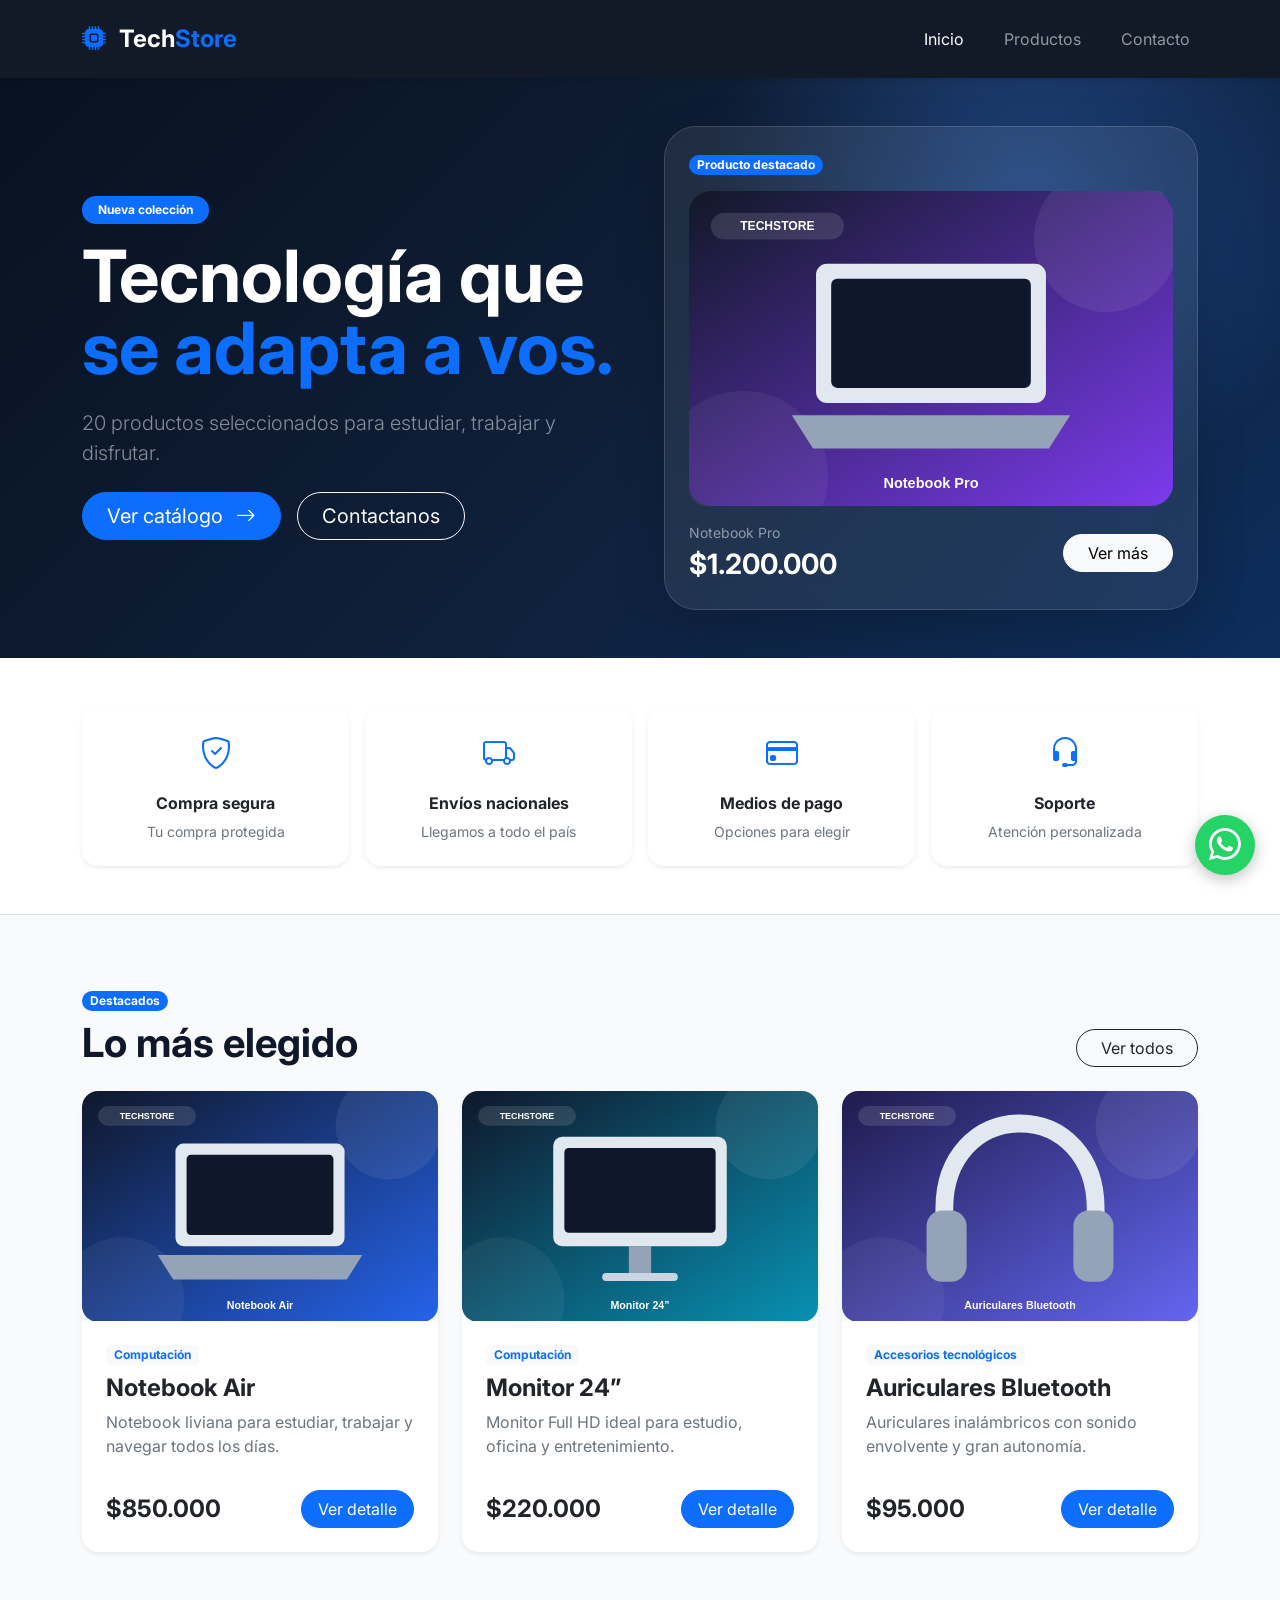
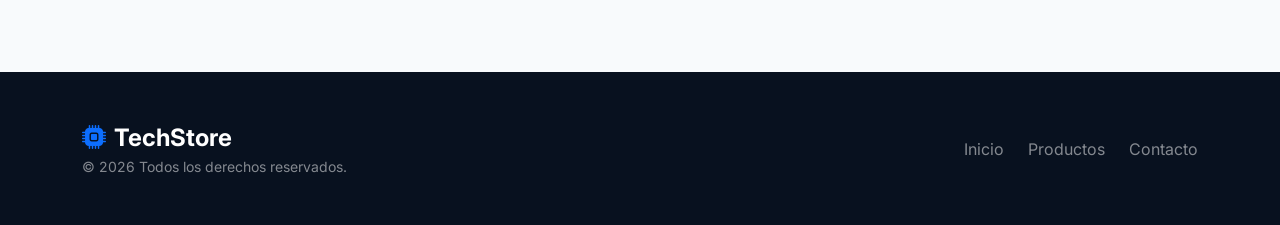
<file: index.html>
<!doctype html>
<html lang="es">
  <head>
    <meta charset="utf-8" />
    <meta name="viewport" content="width=device-width, initial-scale=1" />
    <title>TechStore - Inicio</title>
    <link rel="icon" type="image/png" href="./img/favicon.png" />

    <link
      href="https://cdn.jsdelivr.net/npm/bootstrap@5.3.8/dist/css/bootstrap.min.css"
      rel="stylesheet"
    />
    <link
      rel="stylesheet"
      href="https://cdn.jsdelivr.net/npm/bootstrap-icons@1.11.3/font/bootstrap-icons.min.css"
    />
    <link rel="preconnect" href="https://fonts.googleapis.com" />
    <link rel="preconnect" href="https://fonts.gstatic.com" crossorigin />
    <link
      href="https://fonts.googleapis.com/css2?family=Inter:wght@400;500;600;700;800&display=swap"
      rel="stylesheet"
    />
    <link rel="stylesheet" href="styles.css" />
  </head>
  <body>
    <header class="sticky-top">
      <nav
        class="navbar navbar-expand-lg navbar-dark navbar-tech py-3 shadow-sm"
        aria-label="Menu principal"
      >
        <div class="container">
          <a class="navbar-brand fw-bold fs-4" href="index.html"
            ><i class="bi bi-cpu-fill me-2 text-primary" aria-hidden="true"></i>
            Tech<span class="text-primary">Store</span></a
          >
          <button
            class="navbar-toggler"
            type="button"
            data-bs-toggle="collapse"
            data-bs-target="#menu"
            aria-controls="menu"
            aria-expanded="false"
            aria-label="Abrir o cerrar menú principal"
          >
            <span class="navbar-toggler-icon"></span>
          </button>
          <div class="collapse navbar-collapse" id="menu">
            <ul class="navbar-nav ms-auto align-items-lg-center gap-lg-4">
              <li class="nav-item">
                <a class="nav-link active" href="index.html">Inicio</a>
              </li>
              <li class="nav-item">
                <a class="nav-link" href="categorias.html">Productos</a>
              </li>
              <li class="nav-item">
                <a class="nav-link" href="contacto.html">Contacto</a>
              </li>
            </ul>
          </div>
        </div>
      </nav>
    </header>

    <main>
      <section class="hero-tech text-white d-flex align-items-center">
        <div class="container py-5">
          <div class="row align-items-center g-5">
            <div class="col-lg-6">
              <span class="badge text-bg-primary rounded-pill px-3 py-2 mb-3"
                >Nueva colección</span
              >
              <h1 class="display-2 fw-bold lh-1 mb-4">
                Tecnología que
                <span class="text-primary">se adapta a vos.</span>
              </h1>
              <p class="lead text-white-50 mb-4">
                20 productos seleccionados para estudiar, trabajar y disfrutar.
              </p>
              <div class="d-flex flex-wrap gap-3">
                <a
                  href="categorias.html"
                  class="btn btn-primary btn-lg rounded-pill px-4"
                  >Ver catálogo
                  <i class="bi bi-arrow-right ms-2" aria-hidden="true"></i
                ></a>
                <a
                  href="contacto.html"
                  class="btn btn-outline-light btn-lg rounded-pill px-4"
                  >Contactanos</a
                >
              </div>
            </div>
            <div class="col-lg-6">
              <div class="hero-product rounded-5 p-4 shadow-lg">
                <span class="badge text-bg-primary rounded-pill mb-3"
                  >Producto destacado</span
                >
                <img
                  src="./img/notebook-pro.svg"
                  class="img-fluid rounded-4"
                  alt="Notebook Pro"
                />
                <div
                  class="d-flex justify-content-between align-items-center mt-3"
                >
                  <div>
                    <div class="text-white-50 small">Notebook Pro</div>
                    <div class="fs-3 fw-bold">$1.200.000</div>
                  </div>
                  <a
                    href="categorias.html"
                    class="btn btn-light rounded-pill px-4"
                    >Ver más</a
                  >
                </div>
              </div>
            </div>
          </div>
        </div>
      </section>

      <section class="bg-white py-5 border-bottom">
        <div class="container">
          <div class="row g-3 text-center">
            <div class="col-6 col-lg-3">
              <div class="card border-0 shadow-sm rounded-4 h-100">
                <div class="card-body py-4">
                  <i
                    class="bi bi-shield-check fs-2 text-primary"
                    aria-hidden="true"
                  ></i>
                  <h2 class="h6 fw-bold mt-3">Compra segura</h2>
                  <p class="small text-secondary mb-0">Tu compra protegida</p>
                </div>
              </div>
            </div>
            <div class="col-6 col-lg-3">
              <div class="card border-0 shadow-sm rounded-4 h-100">
                <div class="card-body py-4">
                  <i
                    class="bi bi-truck fs-2 text-primary"
                    aria-hidden="true"
                  ></i>
                  <h2 class="h6 fw-bold mt-3">Envíos nacionales</h2>
                  <p class="small text-secondary mb-0">
                    Llegamos a todo el país
                  </p>
                </div>
              </div>
            </div>
            <div class="col-6 col-lg-3">
              <div class="card border-0 shadow-sm rounded-4 h-100">
                <div class="card-body py-4">
                  <i
                    class="bi bi-credit-card fs-2 text-primary"
                    aria-hidden="true"
                  ></i>
                  <h2 class="h6 fw-bold mt-3">Medios de pago</h2>
                  <p class="small text-secondary mb-0">Opciones para elegir</p>
                </div>
              </div>
            </div>
            <div class="col-6 col-lg-3">
              <div class="card border-0 shadow-sm rounded-4 h-100">
                <div class="card-body py-4">
                  <i
                    class="bi bi-headset fs-2 text-primary"
                    aria-hidden="true"
                  ></i>
                  <h2 class="h6 fw-bold mt-3">Soporte</h2>
                  <p class="small text-secondary mb-0">
                    Atención personalizada
                  </p>
                </div>
              </div>
            </div>
          </div>
        </div>
      </section>

      <section class="py-5">
        <div class="container py-4">
          <div
            class="d-flex justify-content-between align-items-end flex-wrap gap-3 mb-4"
          >
            <div>
              <span class="badge text-bg-primary rounded-pill mb-2"
                >Destacados</span
              >
              <h2 class="display-6 fw-bold mb-0">Lo más elegido</h2>
            </div>
            <a
              href="categorias.html"
              class="btn btn-outline-dark rounded-pill px-4"
              >Ver todos</a
            >
          </div>
          <div class="row g-4">
            <div class="col-md-6 col-xl-4">
              <article
                class="card product-card h-100 border-0 shadow-sm rounded-4 overflow-hidden"
              >
                <img
                  src="./img/notebook-air.svg"
                  class="card-img-top bg-light"
                  alt="Notebook Air"
                />
                <div class="card-body d-flex flex-column p-4">
                  <span
                    class="badge text-bg-light text-primary align-self-start mb-2"
                    >Computación</span
                  >
                  <h3 class="h4 fw-bold">Notebook Air</h3>
                  <p class="text-secondary">
                    Notebook liviana para estudiar, trabajar y navegar todos los
                    días.
                  </p>
                  <div
                    class="d-flex justify-content-between align-items-center mt-auto pt-3"
                  >
                    <span class="fs-4 fw-bold">$850.000</span>
                    <button
                      class="btn btn-primary rounded-pill px-3"
                      data-bs-toggle="modal"
                      data-bs-target="#modal-notebook-air"
                    >
                      Ver detalle
                    </button>
                  </div>
                </div>
              </article>
            </div>
            <div class="col-md-6 col-xl-4">
              <article
                class="card product-card h-100 border-0 shadow-sm rounded-4 overflow-hidden"
              >
                <img
                  src="./img/monitor-24.svg"
                  class="card-img-top bg-light"
                  alt="Monitor 24”"
                />
                <div class="card-body d-flex flex-column p-4">
                  <span
                    class="badge text-bg-light text-primary align-self-start mb-2"
                    >Computación</span
                  >
                  <h3 class="h4 fw-bold">Monitor 24”</h3>
                  <p class="text-secondary">
                    Monitor Full HD ideal para estudio, oficina y
                    entretenimiento.
                  </p>
                  <div
                    class="d-flex justify-content-between align-items-center mt-auto pt-3"
                  >
                    <span class="fs-4 fw-bold">$220.000</span>
                    <button
                      class="btn btn-primary rounded-pill px-3"
                      data-bs-toggle="modal"
                      data-bs-target="#modal-monitor-24"
                    >
                      Ver detalle
                    </button>
                  </div>
                </div>
              </article>
            </div>
            <div class="col-md-6 col-xl-4">
              <article
                class="card product-card h-100 border-0 shadow-sm rounded-4 overflow-hidden"
              >
                <img
                  src="./img/headphones-bt.svg"
                  class="card-img-top bg-light"
                  alt="Auriculares Bluetooth"
                />
                <div class="card-body d-flex flex-column p-4">
                  <span
                    class="badge text-bg-light text-primary align-self-start mb-2"
                    >Accesorios tecnológicos</span
                  >
                  <h3 class="h4 fw-bold">Auriculares Bluetooth</h3>
                  <p class="text-secondary">
                    Auriculares inalámbricos con sonido envolvente y gran
                    autonomía.
                  </p>
                  <div
                    class="d-flex justify-content-between align-items-center mt-auto pt-3"
                  >
                    <span class="fs-4 fw-bold">$95.000</span>
                    <button
                      class="btn btn-primary rounded-pill px-3"
                      data-bs-toggle="modal"
                      data-bs-target="#modal-auriculares-bluetooth"
                    >
                      Ver detalle
                    </button>
                  </div>
                </div>
              </article>
            </div>
          </div>
        </div>
      </section>

      <div
        class="modal fade"
        id="modal-notebook-air"
        tabindex="-1"
        aria-labelledby="title-notebook-air"
        aria-hidden="true"
      >
        <div class="modal-dialog modal-lg modal-dialog-centered">
          <div
            class="modal-content border-0 shadow-lg rounded-4 overflow-hidden"
          >
            <div class="modal-header border-0">
              <h2 class="modal-title h4 fw-bold" id="title-notebook-air">
                Detalle del producto
              </h2>
              <button
                type="button"
                class="btn-close"
                data-bs-dismiss="modal"
                aria-label="Cerrar"
              ></button>
            </div>
            <div class="modal-body p-4">
              <div class="row g-4 align-items-center">
                <div class="col-lg-6">
                  <img
                    src="./img/notebook-air.svg"
                    class="modal-product-img rounded-4"
                    alt="Notebook Air"
                  />
                </div>
                <div class="col-lg-6">
                  <span class="badge text-bg-primary rounded-pill mb-3"
                    >Computación</span
                  >
                  <h3 class="fw-bold">Notebook Air</h3>
                  <p class="text-secondary">
                    Notebook liviana para estudiar, trabajar y navegar todos los
                    días.
                  </p>
                  <ul class="list-group list-group-flush mb-4">
                    <li class="list-group-item px-0">
                      <i class="bi bi-check2-circle text-primary me-2"></i
                      >Pantalla 15,6”
                    </li>
                    <li class="list-group-item px-0">
                      <i class="bi bi-check2-circle text-primary me-2"></i>8 GB
                      RAM
                    </li>
                    <li class="list-group-item px-0">
                      <i class="bi bi-check2-circle text-primary me-2"></i>SSD
                      512 GB
                    </li>
                    <li class="list-group-item px-0">
                      <i class="bi bi-check2-circle text-primary me-2"></i>Wi‑Fi
                      y Bluetooth
                    </li>
                  </ul>
                  <div
                    class="d-flex flex-column flex-lg-row gap-2 gap-lg-0 justify-content-between align-items-center"
                  >
                    <span class="fs-3 fw-bold">$850.000</span>
                    <button
                      type="button"
                      class="btn btn-dark rounded-pill px-4"
                      data-bs-dismiss="modal"
                    >
                      Cerrar
                    </button>
                  </div>
                </div>
              </div>
            </div>
          </div>
        </div>
      </div>

      <div
        class="modal fade"
        id="modal-monitor-24"
        tabindex="-1"
        aria-labelledby="title-monitor-24"
        aria-hidden="true"
      >
        <div class="modal-dialog modal-lg modal-dialog-centered">
          <div
            class="modal-content border-0 shadow-lg rounded-4 overflow-hidden"
          >
            <div class="modal-header border-0">
              <h2 class="modal-title h4 fw-bold" id="title-monitor-24">
                Detalle del producto
              </h2>
              <button
                type="button"
                class="btn-close"
                data-bs-dismiss="modal"
                aria-label="Cerrar"
              ></button>
            </div>
            <div class="modal-body p-4">
              <div class="row g-4 align-items-center">
                <div class="col-lg-6">
                  <img
                    src="./img/monitor-24.svg"
                    class="modal-product-img rounded-4"
                    alt="Monitor 24”"
                  />
                </div>
                <div class="col-lg-6">
                  <span class="badge text-bg-primary rounded-pill mb-3"
                    >Computación</span
                  >
                  <h3 class="fw-bold">Monitor 24”</h3>
                  <p class="text-secondary">
                    Monitor Full HD ideal para estudio, oficina y
                    entretenimiento.
                  </p>
                  <ul class="list-group list-group-flush mb-4">
                    <li class="list-group-item px-0">
                      <i class="bi bi-check2-circle text-primary me-2"></i>24
                      pulgadas
                    </li>
                    <li class="list-group-item px-0">
                      <i class="bi bi-check2-circle text-primary me-2"></i
                      >Resolución Full HD
                    </li>
                    <li class="list-group-item px-0">
                      <i class="bi bi-check2-circle text-primary me-2"></i>HDMI
                    </li>
                    <li class="list-group-item px-0">
                      <i class="bi bi-check2-circle text-primary me-2"></i
                      >Diseño sin bordes
                    </li>
                  </ul>
                  <div
                    class="d-flex flex-column flex-lg-row gap-2 gap-lg-0 justify-content-between align-items-center"
                  >
                    <span class="fs-3 fw-bold">$220.000</span>
                    <button
                      type="button"
                      class="btn btn-dark rounded-pill px-4"
                      data-bs-dismiss="modal"
                    >
                      Cerrar
                    </button>
                  </div>
                </div>
              </div>
            </div>
          </div>
        </div>
      </div>

      <div
        class="modal fade"
        id="modal-auriculares-bluetooth"
        tabindex="-1"
        aria-labelledby="title-auriculares-bluetooth"
        aria-hidden="true"
      >
        <div class="modal-dialog modal-lg modal-dialog-centered">
          <div
            class="modal-content border-0 shadow-lg rounded-4 overflow-hidden"
          >
            <div class="modal-header border-0">
              <h2
                class="modal-title h4 fw-bold"
                id="title-auriculares-bluetooth"
              >
                Detalle del producto
              </h2>
              <button
                type="button"
                class="btn-close"
                data-bs-dismiss="modal"
                aria-label="Cerrar"
              ></button>
            </div>
            <div class="modal-body p-4">
              <div class="row g-4 align-items-center">
                <div class="col-lg-6">
                  <img
                    src="./img/headphones-bt.svg"
                    class="modal-product-img rounded-4"
                    alt="Auriculares Bluetooth"
                  />
                </div>
                <div class="col-lg-6">
                  <span class="badge text-bg-primary rounded-pill mb-3"
                    >Accesorios tecnológicos</span
                  >
                  <h3 class="fw-bold">Auriculares Bluetooth</h3>
                  <p class="text-secondary">
                    Auriculares inalámbricos con sonido envolvente y gran
                    autonomía.
                  </p>
                  <ul class="list-group list-group-flush mb-4">
                    <li class="list-group-item px-0">
                      <i class="bi bi-check2-circle text-primary me-2"></i
                      >Bluetooth
                    </li>
                    <li class="list-group-item px-0">
                      <i class="bi bi-check2-circle text-primary me-2"></i
                      >Micrófono
                    </li>
                    <li class="list-group-item px-0">
                      <i class="bi bi-check2-circle text-primary me-2"></i>Hasta
                      30 h
                    </li>
                    <li class="list-group-item px-0">
                      <i class="bi bi-check2-circle text-primary me-2"></i>Carga
                      USB-C
                    </li>
                  </ul>
                  <div
                    class="d-flex flex-column flex-lg-row gap-2 gap-lg-0 justify-content-between align-items-center"
                  >
                    <span class="fs-3 fw-bold">$95.000</span>
                    <button
                      type="button"
                      class="btn btn-dark rounded-pill px-4"
                      data-bs-dismiss="modal"
                    >
                      Cerrar
                    </button>
                  </div>
                </div>
              </div>
            </div>
          </div>
        </div>
      </div>
    </main>

    <footer class="text-white py-5 mt-5">
      <div
        class="container d-flex flex-column flex-md-row justify-content-between align-items-md-center gap-3"
      >
        <div>
          <div class="fw-bold fs-4">
            <i class="bi bi-cpu-fill me-2 text-primary" aria-hidden="true"></i
            >TechStore
          </div>
          <div class="text-white-50 small">
            © 2026 Todos los derechos reservados.
          </div>
        </div>
        <div class="d-flex gap-4">
          <a href="index.html" class="text-white-50 text-decoration-none active"
            >Inicio</a
          >
          <a href="categorias.html" class="text-white-50 text-decoration-none"
            >Productos</a
          >
          <a href="contacto.html" class="text-white-50 text-decoration-none"
            >Contacto</a
          >
        </div>
      </div>
    </footer>

    <a
      href="http://wa.me/5491112345678"
      class="whatsapp"
      target="_blank"
      rel="noopener noreferrer"
      aria-label="Contactar por Whatsapp"
    >
      <i class="bi bi-whatsapp" aria-hidden="true"></i>
    </a>
    <script src="https://cdn.jsdelivr.net/npm/bootstrap@5.3.8/dist/js/bootstrap.bundle.min.js"></script>
  </body>
</html>
</file>
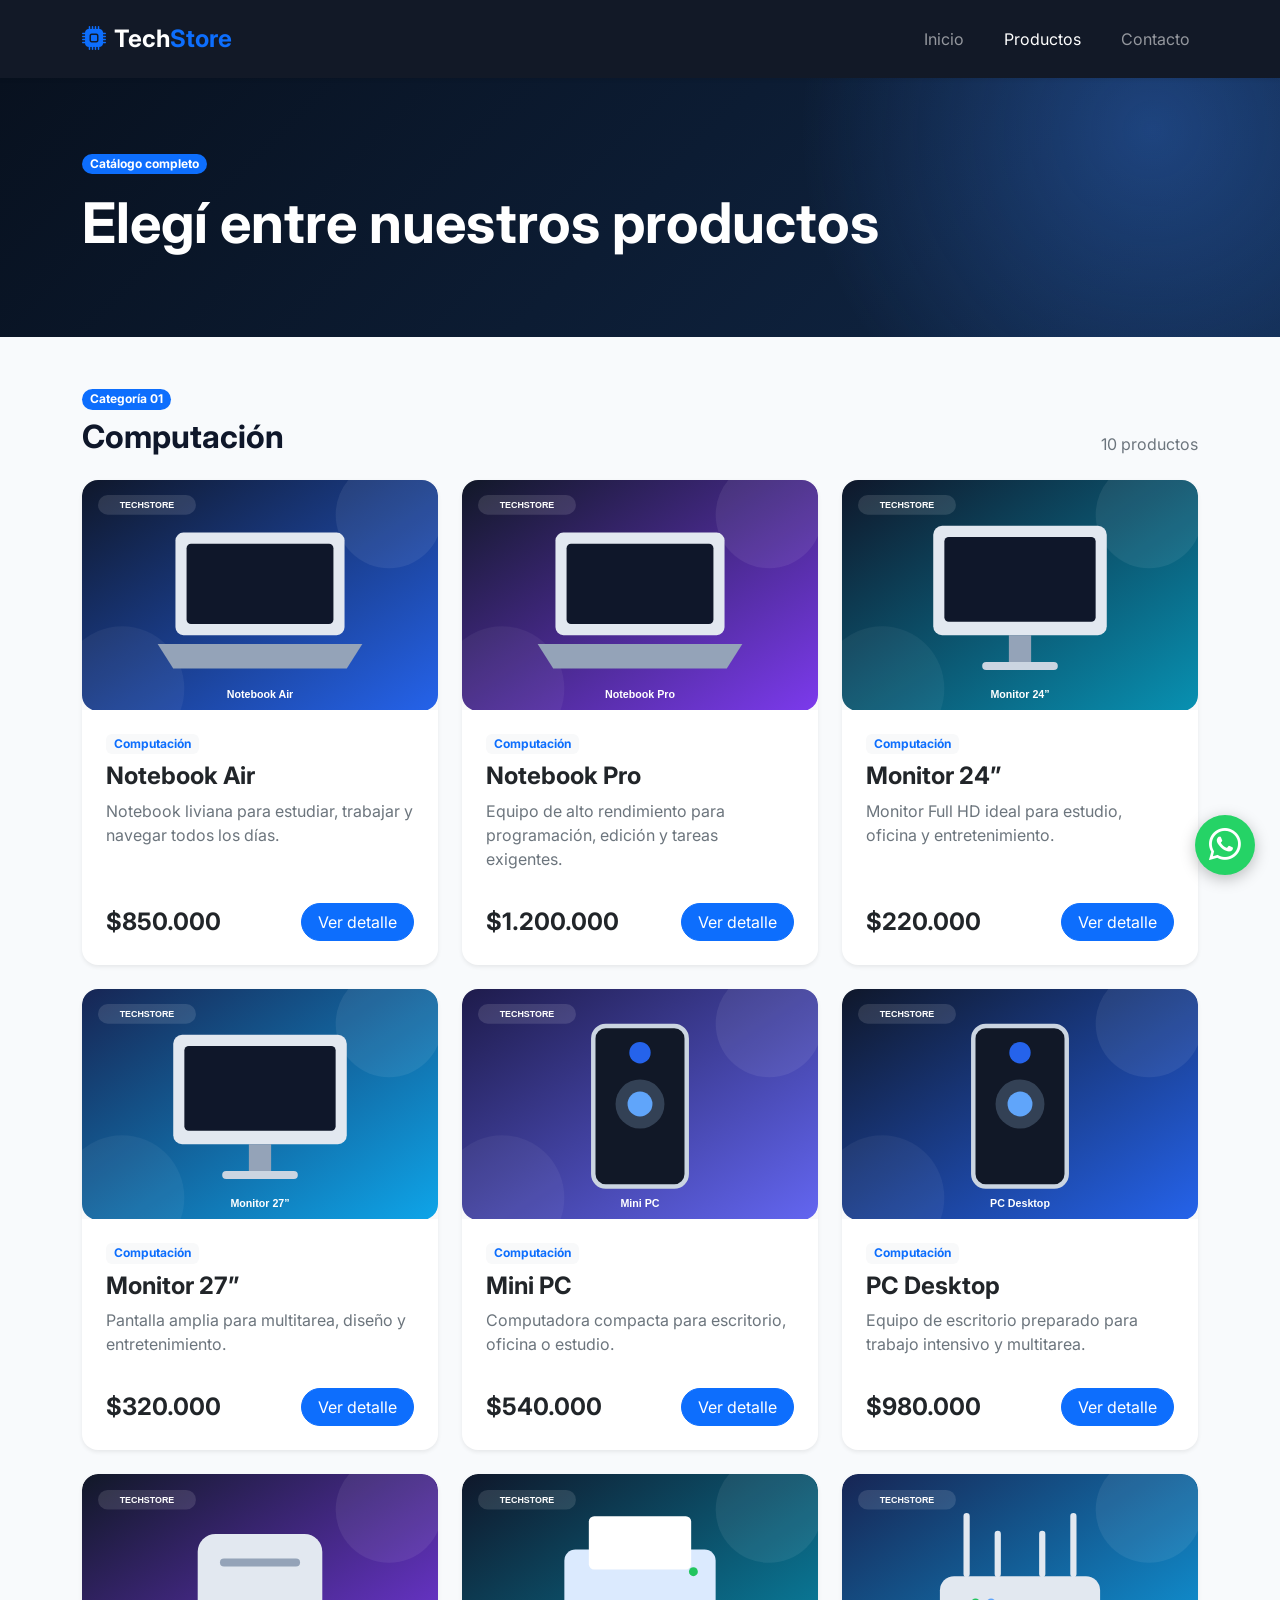
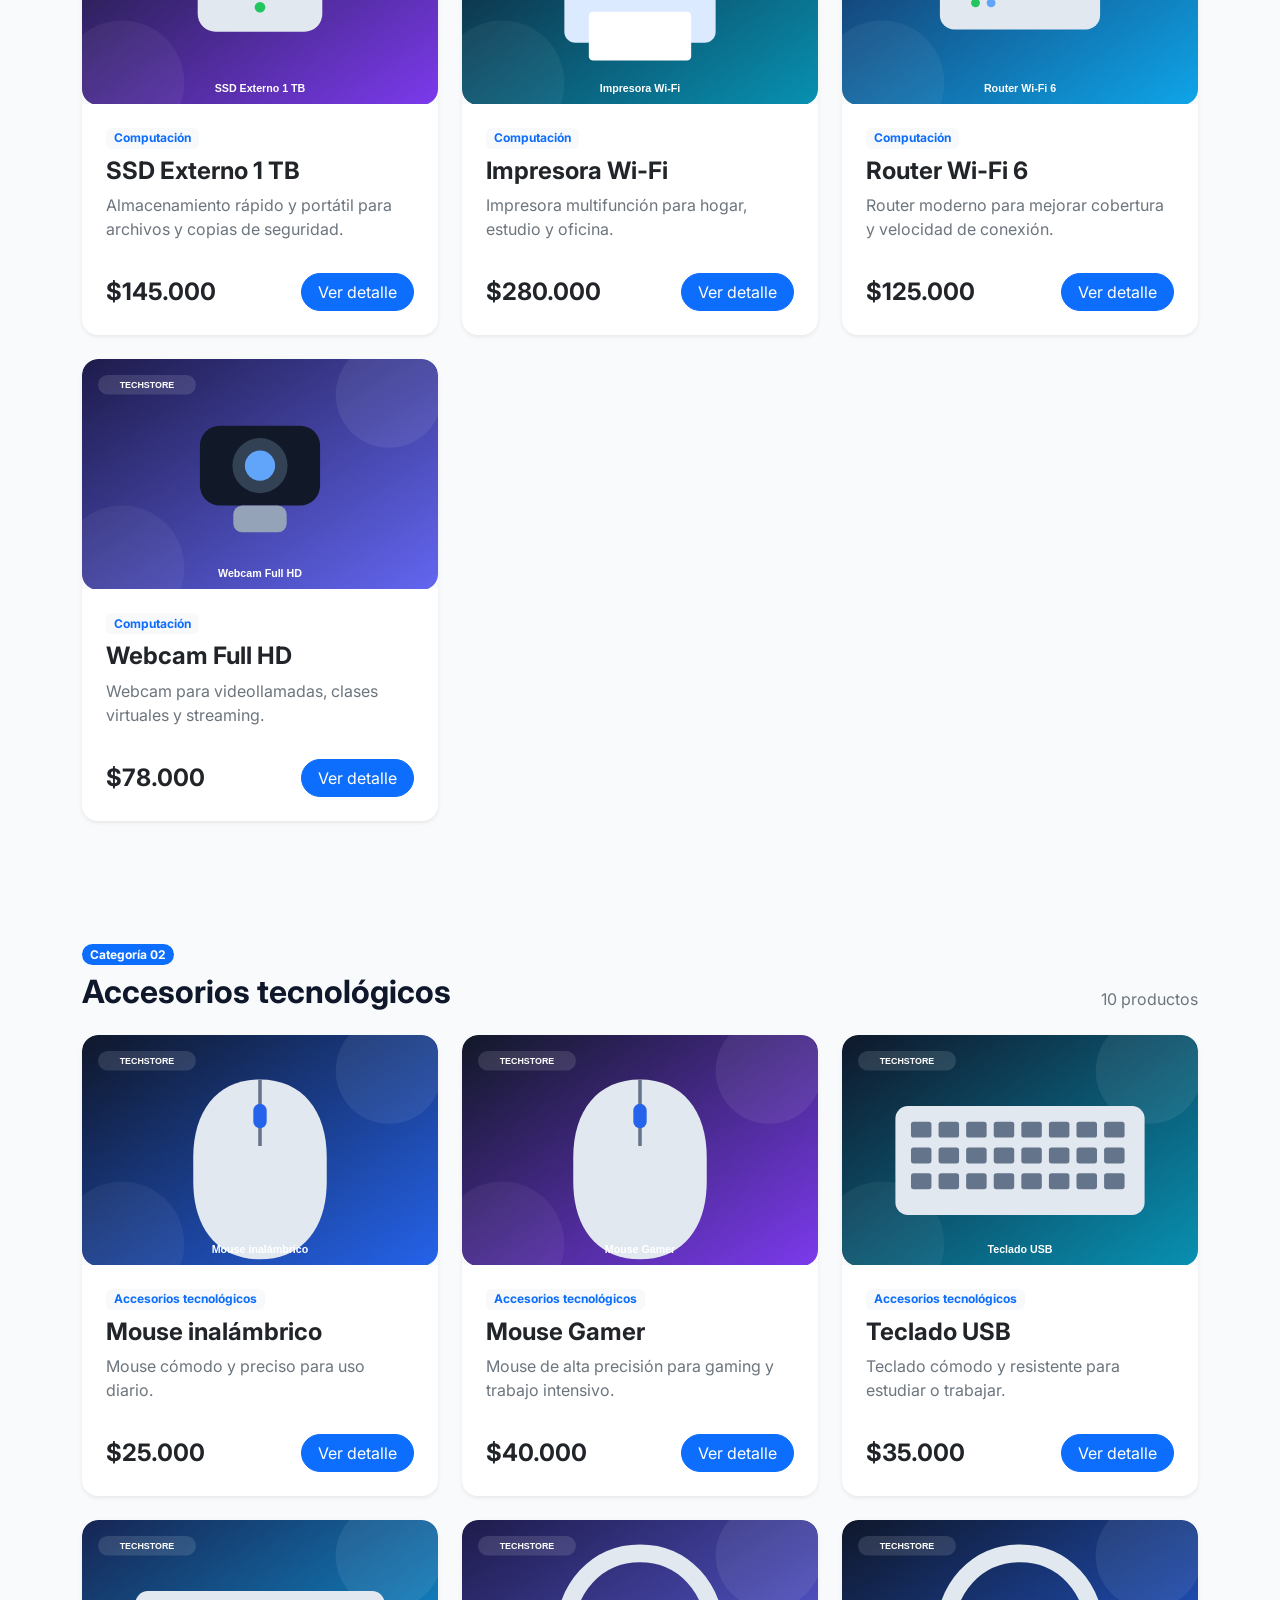
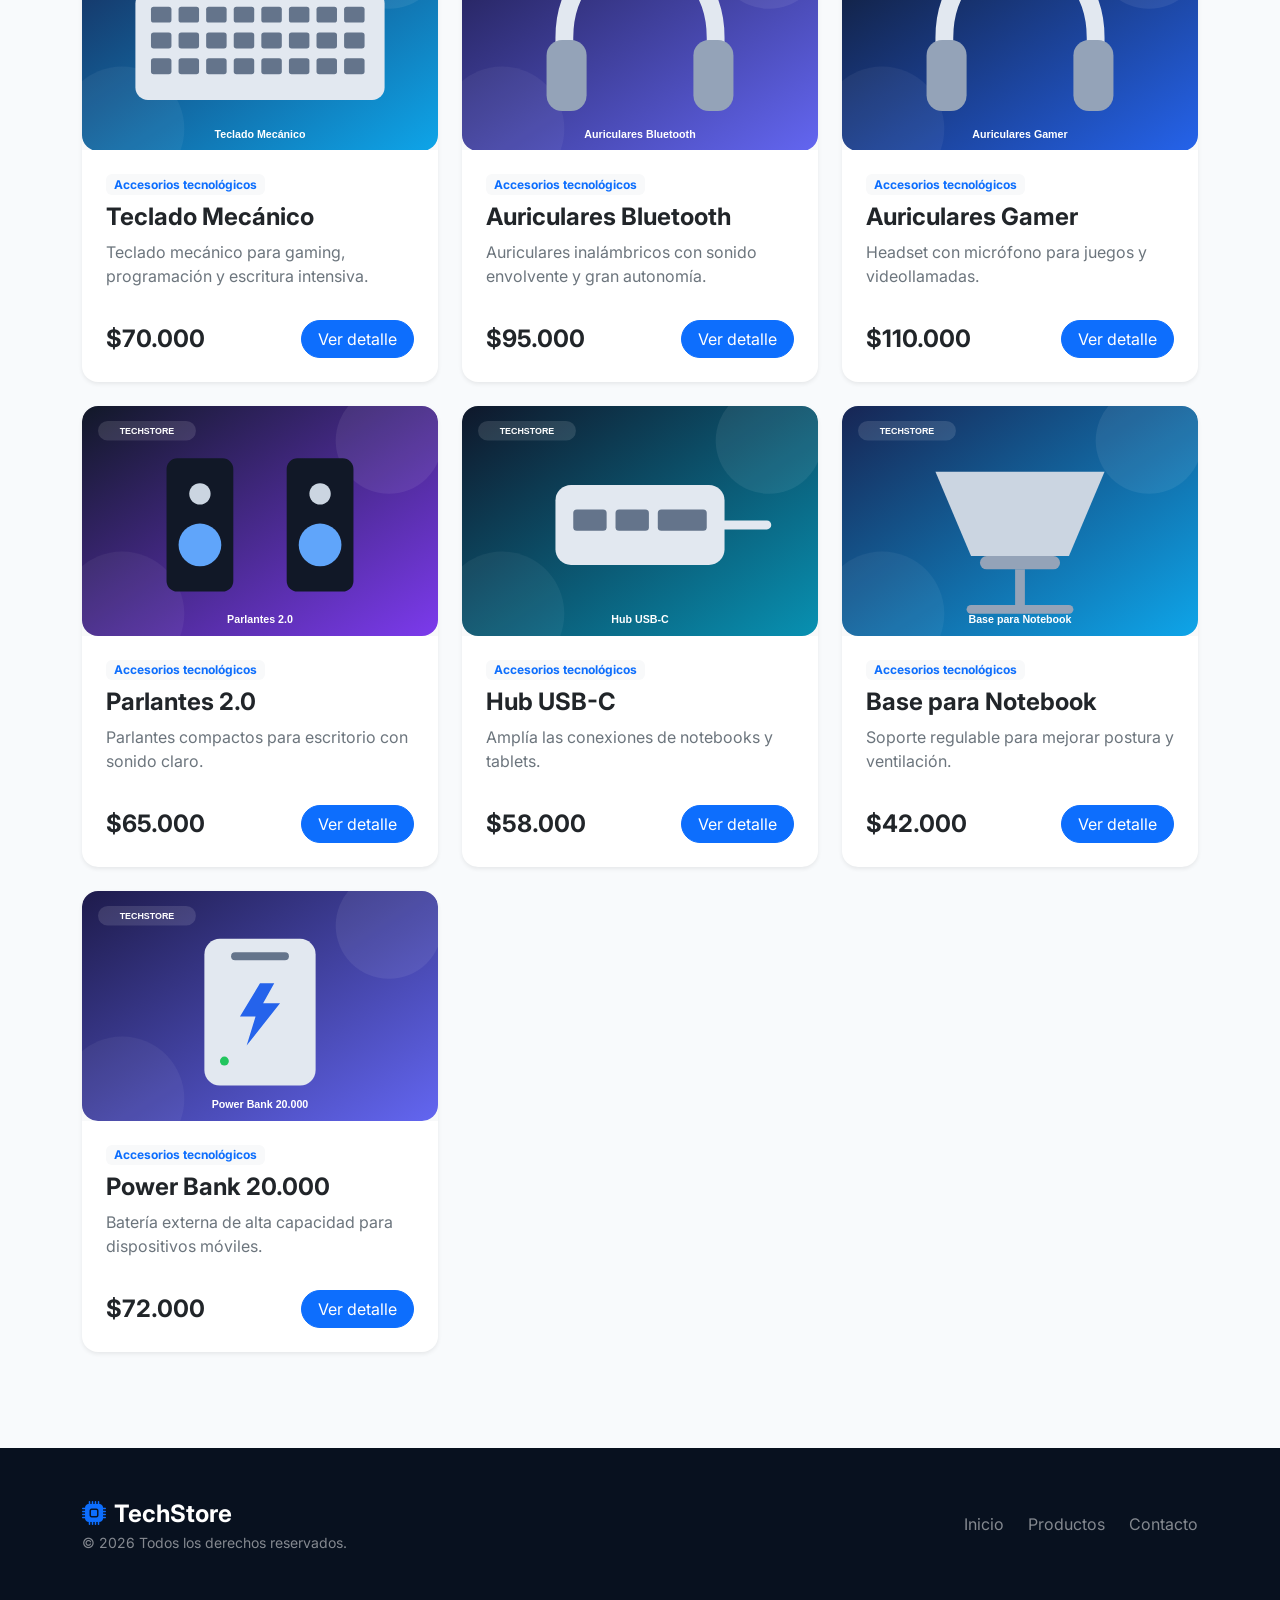
<file: categorias.html>
<!doctype html>
<html lang="es">
  <head>
    <meta charset="utf-8" />
    <meta name="viewport" content="width=device-width, initial-scale=1" />
    <title>Productos - TechStore</title>
    <link rel="icon" type="image/png" href="./img/favicon.png" />

    <link
      href="https://cdn.jsdelivr.net/npm/bootstrap@5.3.8/dist/css/bootstrap.min.css"
      rel="stylesheet"
    />
    <link
      rel="stylesheet"
      href="https://cdn.jsdelivr.net/npm/bootstrap-icons@1.11.3/font/bootstrap-icons.min.css"
    />
    <link rel="preconnect" href="https://fonts.googleapis.com" />
    <link rel="preconnect" href="https://fonts.gstatic.com" crossorigin />
    <link
      href="https://fonts.googleapis.com/css2?family=Inter:wght@400;500;600;700;800&display=swap"
      rel="stylesheet"
    />
    <link rel="stylesheet" href="styles.css" />
  </head>

  <body>
    <header class="sticky-top">
      <nav
        class="navbar navbar-expand-lg navbar-dark navbar-tech py-3 shadow-sm"
        aria-label="Menu principal"
      >
        <div class="container">
          <a class="navbar-brand fw-bold fs-4" href="index.html"
            ><i class="bi bi-cpu-fill me-2 text-primary"></i>Tech<span
              class="text-primary"
              >Store</span
            ></a
          >
          <button
            class="navbar-toggler"
            type="button"
            data-bs-toggle="collapse"
            data-bs-target="#menu"
          >
            <span class="navbar-toggler-icon"></span>
          </button>
          <div class="collapse navbar-collapse" id="menu">
            <ul class="navbar-nav ms-auto align-items-lg-center gap-lg-4">
              <li class="nav-item">
                <a class="nav-link" href="index.html">Inicio</a>
              </li>
              <li class="nav-item">
                <a class="nav-link active" href="categorias.html">Productos</a>
              </li>
              <li class="nav-item">
                <a class="nav-link" href="contacto.html">Contacto</a>
              </li>
            </ul>
          </div>
        </div>
      </nav>
    </header>

    <main>
      <section class="catalog-hero text-white py-5">
        <div class="container py-4">
          <span class="badge text-bg-primary rounded-pill mb-3"
            >Catálogo completo</span
          >
          <h1 class="display-4 fw-bold">Elegí entre nuestros productos</h1>
        </div>
      </section>

      <section class="container py-5 mb-5">
        <div
          class="d-flex justify-content-between align-items-end flex-wrap gap-3 mb-4"
        >
          <div>
            <span class="badge text-bg-primary rounded-pill mb-2"
              >Categoría 01</span
            >
            <h2 class="fw-bold mb-0">Computación</h2>
          </div>
          <span class="text-secondary">10 productos</span>
        </div>
        <div class="row g-4">
          <div class="col-md-6 col-xl-4">
            <article
              class="card product-card h-100 border-0 shadow-sm rounded-4 overflow-hidden"
            >
              <img
                src="./img/notebook-air.svg"
                class="card-img-top bg-light"
                alt="Notebook Air"
              />
              <div class="card-body d-flex flex-column p-4">
                <span
                  class="badge text-bg-light text-primary align-self-start mb-2"
                  >Computación</span
                >
                <h3 class="h4 fw-bold">Notebook Air</h3>
                <p class="text-secondary">
                  Notebook liviana para estudiar, trabajar y navegar todos los
                  días.
                </p>
                <div
                  class="d-flex justify-content-between align-items-center mt-auto pt-3"
                >
                  <span class="fs-4 fw-bold">$850.000</span>
                  <button
                    class="btn btn-primary rounded-pill px-3"
                    data-bs-toggle="modal"
                    data-bs-target="#modal-notebook-air"
                  >
                    Ver detalle
                  </button>
                </div>
              </div>
            </article>
          </div>

          <div class="col-md-6 col-xl-4">
            <article
              class="card product-card h-100 border-0 shadow-sm rounded-4 overflow-hidden"
            >
              <img
                src="./img/notebook-pro.svg"
                class="card-img-top bg-light"
                alt="Notebook Pro"
              />
              <div class="card-body d-flex flex-column p-4">
                <span
                  class="badge text-bg-light text-primary align-self-start mb-2"
                  >Computación</span
                >
                <h3 class="h4 fw-bold">Notebook Pro</h3>
                <p class="text-secondary">
                  Equipo de alto rendimiento para programación, edición y tareas
                  exigentes.
                </p>
                <div
                  class="d-flex justify-content-between align-items-center mt-auto pt-3"
                >
                  <span class="fs-4 fw-bold">$1.200.000</span>
                  <button
                    class="btn btn-primary rounded-pill px-3"
                    data-bs-toggle="modal"
                    data-bs-target="#modal-notebook-pro"
                  >
                    Ver detalle
                  </button>
                </div>
              </div>
            </article>
          </div>

          <div class="col-md-6 col-xl-4">
            <article
              class="card product-card h-100 border-0 shadow-sm rounded-4 overflow-hidden"
            >
              <img
                src="./img/monitor-24.svg"
                class="card-img-top bg-light"
                alt="Monitor 24”"
              />
              <div class="card-body d-flex flex-column p-4">
                <span
                  class="badge text-bg-light text-primary align-self-start mb-2"
                  >Computación</span
                >
                <h3 class="h4 fw-bold">Monitor 24”</h3>
                <p class="text-secondary">
                  Monitor Full HD ideal para estudio, oficina y entretenimiento.
                </p>
                <div
                  class="d-flex justify-content-between align-items-center mt-auto pt-3"
                >
                  <span class="fs-4 fw-bold">$220.000</span>
                  <button
                    class="btn btn-primary rounded-pill px-3"
                    data-bs-toggle="modal"
                    data-bs-target="#modal-monitor-24"
                  >
                    Ver detalle
                  </button>
                </div>
              </div>
            </article>
          </div>

          <div class="col-md-6 col-xl-4">
            <article
              class="card product-card h-100 border-0 shadow-sm rounded-4 overflow-hidden"
            >
              <img
                src="./img/monitor-27.svg"
                class="card-img-top bg-light"
                alt="Monitor 27”"
              />
              <div class="card-body d-flex flex-column p-4">
                <span
                  class="badge text-bg-light text-primary align-self-start mb-2"
                  >Computación</span
                >
                <h3 class="h4 fw-bold">Monitor 27”</h3>
                <p class="text-secondary">
                  Pantalla amplia para multitarea, diseño y entretenimiento.
                </p>
                <div
                  class="d-flex justify-content-between align-items-center mt-auto pt-3"
                >
                  <span class="fs-4 fw-bold">$320.000</span>
                  <button
                    class="btn btn-primary rounded-pill px-3"
                    data-bs-toggle="modal"
                    data-bs-target="#modal-monitor-27"
                  >
                    Ver detalle
                  </button>
                </div>
              </div>
            </article>
          </div>

          <div class="col-md-6 col-xl-4">
            <article
              class="card product-card h-100 border-0 shadow-sm rounded-4 overflow-hidden"
            >
              <img
                src="./img/mini-pc.svg"
                class="card-img-top bg-light"
                alt="Mini PC"
              />
              <div class="card-body d-flex flex-column p-4">
                <span
                  class="badge text-bg-light text-primary align-self-start mb-2"
                  >Computación</span
                >
                <h3 class="h4 fw-bold">Mini PC</h3>
                <p class="text-secondary">
                  Computadora compacta para escritorio, oficina o estudio.
                </p>
                <div
                  class="d-flex justify-content-between align-items-center mt-auto pt-3"
                >
                  <span class="fs-4 fw-bold">$540.000</span>
                  <button
                    class="btn btn-primary rounded-pill px-3"
                    data-bs-toggle="modal"
                    data-bs-target="#modal-mini-pc"
                  >
                    Ver detalle
                  </button>
                </div>
              </div>
            </article>
          </div>

          <div class="col-md-6 col-xl-4">
            <article
              class="card product-card h-100 border-0 shadow-sm rounded-4 overflow-hidden"
            >
              <img
                src="./img/pc-desktop.svg"
                class="card-img-top bg-light"
                alt="PC Desktop"
              />
              <div class="card-body d-flex flex-column p-4">
                <span
                  class="badge text-bg-light text-primary align-self-start mb-2"
                  >Computación</span
                >
                <h3 class="h4 fw-bold">PC Desktop</h3>
                <p class="text-secondary">
                  Equipo de escritorio preparado para trabajo intensivo y
                  multitarea.
                </p>
                <div
                  class="d-flex justify-content-between align-items-center mt-auto pt-3"
                >
                  <span class="fs-4 fw-bold">$980.000</span>
                  <button
                    class="btn btn-primary rounded-pill px-3"
                    data-bs-toggle="modal"
                    data-bs-target="#modal-pc-desktop"
                  >
                    Ver detalle
                  </button>
                </div>
              </div>
            </article>
          </div>

          <div class="col-md-6 col-xl-4">
            <article
              class="card product-card h-100 border-0 shadow-sm rounded-4 overflow-hidden"
            >
              <img
                src="./img/ssd.svg"
                class="card-img-top bg-light"
                alt="SSD Externo 1 TB"
              />
              <div class="card-body d-flex flex-column p-4">
                <span
                  class="badge text-bg-light text-primary align-self-start mb-2"
                  >Computación</span
                >
                <h3 class="h4 fw-bold">SSD Externo 1 TB</h3>
                <p class="text-secondary">
                  Almacenamiento rápido y portátil para archivos y copias de
                  seguridad.
                </p>
                <div
                  class="d-flex justify-content-between align-items-center mt-auto pt-3"
                >
                  <span class="fs-4 fw-bold">$145.000</span>
                  <button
                    class="btn btn-primary rounded-pill px-3"
                    data-bs-toggle="modal"
                    data-bs-target="#modal-ssd-externo-1-tb"
                  >
                    Ver detalle
                  </button>
                </div>
              </div>
            </article>
          </div>

          <div class="col-md-6 col-xl-4">
            <article
              class="card product-card h-100 border-0 shadow-sm rounded-4 overflow-hidden"
            >
              <img
                src="./img/printer.svg"
                class="card-img-top bg-light"
                alt="Impresora Wi‑Fi"
              />
              <div class="card-body d-flex flex-column p-4">
                <span
                  class="badge text-bg-light text-primary align-self-start mb-2"
                  >Computación</span
                >
                <h3 class="h4 fw-bold">Impresora Wi‑Fi</h3>
                <p class="text-secondary">
                  Impresora multifunción para hogar, estudio y oficina.
                </p>
                <div
                  class="d-flex justify-content-between align-items-center mt-auto pt-3"
                >
                  <span class="fs-4 fw-bold">$280.000</span>
                  <button
                    class="btn btn-primary rounded-pill px-3"
                    data-bs-toggle="modal"
                    data-bs-target="#modal-impresora-wi-fi"
                  >
                    Ver detalle
                  </button>
                </div>
              </div>
            </article>
          </div>

          <div class="col-md-6 col-xl-4">
            <article
              class="card product-card h-100 border-0 shadow-sm rounded-4 overflow-hidden"
            >
              <img
                src="./img/router.svg"
                class="card-img-top bg-light"
                alt="Router Wi‑Fi 6"
              />
              <div class="card-body d-flex flex-column p-4">
                <span
                  class="badge text-bg-light text-primary align-self-start mb-2"
                  >Computación</span
                >
                <h3 class="h4 fw-bold">Router Wi‑Fi 6</h3>
                <p class="text-secondary">
                  Router moderno para mejorar cobertura y velocidad de conexión.
                </p>
                <div
                  class="d-flex justify-content-between align-items-center mt-auto pt-3"
                >
                  <span class="fs-4 fw-bold">$125.000</span>
                  <button
                    class="btn btn-primary rounded-pill px-3"
                    data-bs-toggle="modal"
                    data-bs-target="#modal-router-wi-fi-6"
                  >
                    Ver detalle
                  </button>
                </div>
              </div>
            </article>
          </div>

          <div class="col-md-6 col-xl-4">
            <article
              class="card product-card h-100 border-0 shadow-sm rounded-4 overflow-hidden"
            >
              <img
                src="./img/webcam.svg"
                class="card-img-top bg-light"
                alt="Webcam Full HD"
              />
              <div class="card-body d-flex flex-column p-4">
                <span
                  class="badge text-bg-light text-primary align-self-start mb-2"
                  >Computación</span
                >
                <h3 class="h4 fw-bold">Webcam Full HD</h3>
                <p class="text-secondary">
                  Webcam para videollamadas, clases virtuales y streaming.
                </p>
                <div
                  class="d-flex justify-content-between align-items-center mt-auto pt-3"
                >
                  <span class="fs-4 fw-bold">$78.000</span>
                  <button
                    class="btn btn-primary rounded-pill px-3"
                    data-bs-toggle="modal"
                    data-bs-target="#modal-webcam-full-hd"
                  >
                    Ver detalle
                  </button>
                </div>
              </div>
            </article>
          </div>
        </div>
      </section>

      <section class="container py-5 pt-4">
        <div
          class="d-flex justify-content-between align-items-end flex-wrap gap-3 mb-4"
        >
          <div>
            <span class="badge text-bg-primary rounded-pill mb-2"
              >Categoría 02</span
            >
            <h2 class="fw-bold mb-0">Accesorios tecnológicos</h2>
          </div>
          <span class="text-secondary">10 productos</span>
        </div>
        <div class="row g-4">
          <div class="col-md-6 col-xl-4">
            <article
              class="card product-card h-100 border-0 shadow-sm rounded-4 overflow-hidden"
            >
              <img
                src="./img/mouse-wireless.svg"
                class="card-img-top bg-light"
                alt="Mouse inalámbrico"
              />
              <div class="card-body d-flex flex-column p-4">
                <span
                  class="badge text-bg-light text-primary align-self-start mb-2"
                  >Accesorios tecnológicos</span
                >
                <h3 class="h4 fw-bold">Mouse inalámbrico</h3>
                <p class="text-secondary">
                  Mouse cómodo y preciso para uso diario.
                </p>
                <div
                  class="d-flex justify-content-between align-items-center mt-auto pt-3"
                >
                  <span class="fs-4 fw-bold">$25.000</span>
                  <button
                    class="btn btn-primary rounded-pill px-3"
                    data-bs-toggle="modal"
                    data-bs-target="#modal-mouse-inalambrico"
                  >
                    Ver detalle
                  </button>
                </div>
              </div>
            </article>
          </div>

          <div class="col-md-6 col-xl-4">
            <article
              class="card product-card h-100 border-0 shadow-sm rounded-4 overflow-hidden"
            >
              <img
                src="./img/mouse-gamer.svg"
                class="card-img-top bg-light"
                alt="Mouse Gamer"
              />
              <div class="card-body d-flex flex-column p-4">
                <span
                  class="badge text-bg-light text-primary align-self-start mb-2"
                  >Accesorios tecnológicos</span
                >
                <h3 class="h4 fw-bold">Mouse Gamer</h3>
                <p class="text-secondary">
                  Mouse de alta precisión para gaming y trabajo intensivo.
                </p>
                <div
                  class="d-flex justify-content-between align-items-center mt-auto pt-3"
                >
                  <span class="fs-4 fw-bold">$40.000</span>
                  <button
                    class="btn btn-primary rounded-pill px-3"
                    data-bs-toggle="modal"
                    data-bs-target="#modal-mouse-gamer"
                  >
                    Ver detalle
                  </button>
                </div>
              </div>
            </article>
          </div>

          <div class="col-md-6 col-xl-4">
            <article
              class="card product-card h-100 border-0 shadow-sm rounded-4 overflow-hidden"
            >
              <img
                src="./img/keyboard-usb.svg"
                class="card-img-top bg-light"
                alt="Teclado USB"
              />
              <div class="card-body d-flex flex-column p-4">
                <span
                  class="badge text-bg-light text-primary align-self-start mb-2"
                  >Accesorios tecnológicos</span
                >
                <h3 class="h4 fw-bold">Teclado USB</h3>
                <p class="text-secondary">
                  Teclado cómodo y resistente para estudiar o trabajar.
                </p>
                <div
                  class="d-flex justify-content-between align-items-center mt-auto pt-3"
                >
                  <span class="fs-4 fw-bold">$35.000</span>
                  <button
                    class="btn btn-primary rounded-pill px-3"
                    data-bs-toggle="modal"
                    data-bs-target="#modal-teclado-usb"
                  >
                    Ver detalle
                  </button>
                </div>
              </div>
            </article>
          </div>

          <div class="col-md-6 col-xl-4">
            <article
              class="card product-card h-100 border-0 shadow-sm rounded-4 overflow-hidden"
            >
              <img
                src="./img/keyboard-mech.svg"
                class="card-img-top bg-light"
                alt="Teclado Mecánico"
              />
              <div class="card-body d-flex flex-column p-4">
                <span
                  class="badge text-bg-light text-primary align-self-start mb-2"
                  >Accesorios tecnológicos</span
                >
                <h3 class="h4 fw-bold">Teclado Mecánico</h3>
                <p class="text-secondary">
                  Teclado mecánico para gaming, programación y escritura
                  intensiva.
                </p>
                <div
                  class="d-flex justify-content-between align-items-center mt-auto pt-3"
                >
                  <span class="fs-4 fw-bold">$70.000</span>
                  <button
                    class="btn btn-primary rounded-pill px-3"
                    data-bs-toggle="modal"
                    data-bs-target="#modal-teclado-mecanico"
                  >
                    Ver detalle
                  </button>
                </div>
              </div>
            </article>
          </div>

          <div class="col-md-6 col-xl-4">
            <article
              class="card product-card h-100 border-0 shadow-sm rounded-4 overflow-hidden"
            >
              <img
                src="./img/headphones-bt.svg"
                class="card-img-top bg-light"
                alt="Auriculares Bluetooth"
              />
              <div class="card-body d-flex flex-column p-4">
                <span
                  class="badge text-bg-light text-primary align-self-start mb-2"
                  >Accesorios tecnológicos</span
                >
                <h3 class="h4 fw-bold">Auriculares Bluetooth</h3>
                <p class="text-secondary">
                  Auriculares inalámbricos con sonido envolvente y gran
                  autonomía.
                </p>
                <div
                  class="d-flex justify-content-between align-items-center mt-auto pt-3"
                >
                  <span class="fs-4 fw-bold">$95.000</span>
                  <button
                    class="btn btn-primary rounded-pill px-3"
                    data-bs-toggle="modal"
                    data-bs-target="#modal-auriculares-bluetooth"
                  >
                    Ver detalle
                  </button>
                </div>
              </div>
            </article>
          </div>

          <div class="col-md-6 col-xl-4">
            <article
              class="card product-card h-100 border-0 shadow-sm rounded-4 overflow-hidden"
            >
              <img
                src="./img/headphones-gamer.svg"
                class="card-img-top bg-light"
                alt="Auriculares Gamer"
              />
              <div class="card-body d-flex flex-column p-4">
                <span
                  class="badge text-bg-light text-primary align-self-start mb-2"
                  >Accesorios tecnológicos</span
                >
                <h3 class="h4 fw-bold">Auriculares Gamer</h3>
                <p class="text-secondary">
                  Headset con micrófono para juegos y videollamadas.
                </p>
                <div
                  class="d-flex justify-content-between align-items-center mt-auto pt-3"
                >
                  <span class="fs-4 fw-bold">$110.000</span>
                  <button
                    class="btn btn-primary rounded-pill px-3"
                    data-bs-toggle="modal"
                    data-bs-target="#modal-auriculares-gamer"
                  >
                    Ver detalle
                  </button>
                </div>
              </div>
            </article>
          </div>

          <div class="col-md-6 col-xl-4">
            <article
              class="card product-card h-100 border-0 shadow-sm rounded-4 overflow-hidden"
            >
              <img
                src="./img/speakers.svg"
                class="card-img-top bg-light"
                alt="Parlantes 2.0"
              />
              <div class="card-body d-flex flex-column p-4">
                <span
                  class="badge text-bg-light text-primary align-self-start mb-2"
                  >Accesorios tecnológicos</span
                >
                <h3 class="h4 fw-bold">Parlantes 2.0</h3>
                <p class="text-secondary">
                  Parlantes compactos para escritorio con sonido claro.
                </p>
                <div
                  class="d-flex justify-content-between align-items-center mt-auto pt-3"
                >
                  <span class="fs-4 fw-bold">$65.000</span>
                  <button
                    class="btn btn-primary rounded-pill px-3"
                    data-bs-toggle="modal"
                    data-bs-target="#modal-parlantes-20"
                  >
                    Ver detalle
                  </button>
                </div>
              </div>
            </article>
          </div>

          <div class="col-md-6 col-xl-4">
            <article
              class="card product-card h-100 border-0 shadow-sm rounded-4 overflow-hidden"
            >
              <img
                src="./img/hub-usbc.svg"
                class="card-img-top bg-light"
                alt="Hub USB-C"
              />
              <div class="card-body d-flex flex-column p-4">
                <span
                  class="badge text-bg-light text-primary align-self-start mb-2"
                  >Accesorios tecnológicos</span
                >
                <h3 class="h4 fw-bold">Hub USB-C</h3>
                <p class="text-secondary">
                  Amplía las conexiones de notebooks y tablets.
                </p>
                <div
                  class="d-flex justify-content-between align-items-center mt-auto pt-3"
                >
                  <span class="fs-4 fw-bold">$58.000</span>
                  <button
                    class="btn btn-primary rounded-pill px-3"
                    data-bs-toggle="modal"
                    data-bs-target="#modal-hub-usb-c"
                  >
                    Ver detalle
                  </button>
                </div>
              </div>
            </article>
          </div>

          <div class="col-md-6 col-xl-4">
            <article
              class="card product-card h-100 border-0 shadow-sm rounded-4 overflow-hidden"
            >
              <img
                src="./img/stand.svg"
                class="card-img-top bg-light"
                alt="Base para Notebook"
              />
              <div class="card-body d-flex flex-column p-4">
                <span
                  class="badge text-bg-light text-primary align-self-start mb-2"
                  >Accesorios tecnológicos</span
                >
                <h3 class="h4 fw-bold">Base para Notebook</h3>
                <p class="text-secondary">
                  Soporte regulable para mejorar postura y ventilación.
                </p>
                <div
                  class="d-flex justify-content-between align-items-center mt-auto pt-3"
                >
                  <span class="fs-4 fw-bold">$42.000</span>
                  <button
                    class="btn btn-primary rounded-pill px-3"
                    data-bs-toggle="modal"
                    data-bs-target="#modal-base-para-notebook"
                  >
                    Ver detalle
                  </button>
                </div>
              </div>
            </article>
          </div>

          <div class="col-md-6 col-xl-4">
            <article
              class="card product-card h-100 border-0 shadow-sm rounded-4 overflow-hidden"
            >
              <img
                src="./img/powerbank.svg"
                class="card-img-top bg-light"
                alt="Power Bank 20.000"
              />
              <div class="card-body d-flex flex-column p-4">
                <span
                  class="badge text-bg-light text-primary align-self-start mb-2"
                  >Accesorios tecnológicos</span
                >
                <h3 class="h4 fw-bold">Power Bank 20.000</h3>
                <p class="text-secondary">
                  Batería externa de alta capacidad para dispositivos móviles.
                </p>
                <div
                  class="d-flex justify-content-between align-items-center mt-auto pt-3"
                >
                  <span class="fs-4 fw-bold">$72.000</span>
                  <button
                    class="btn btn-primary rounded-pill px-3"
                    data-bs-toggle="modal"
                    data-bs-target="#modal-power-bank-20000"
                  >
                    Ver detalle
                  </button>
                </div>
              </div>
            </article>
          </div>
        </div>
      </section>
    </main>

    <div
      class="modal fade"
      id="modal-notebook-air"
      tabindex="-1"
      aria-labelledby="title-notebook-air"
      aria-hidden="true"
    >
      <div class="modal-dialog modal-lg modal-dialog-centered">
        <div class="modal-content border-0 shadow-lg rounded-4 overflow-hidden">
          <div class="modal-header border-0">
            <h2 class="modal-title h4 fw-bold" id="title-notebook-air">
              Notebook Air
            </h2>
            <button
              type="button"
              class="btn-close"
              data-bs-dismiss="modal"
              aria-label="Cerrar"
            ></button>
          </div>
          <div class="modal-body p-4">
            <div class="row g-4 align-items-center">
              <div class="col-md-6">
                <img
                  src="./img/notebook-air.svg"
                  class="modal-product-img rounded-4"
                  alt="Notebook Air"
                />
              </div>
              <div class="col-md-6">
                <span class="badge text-bg-primary rounded-pill mb-3"
                  >Computación</span
                >
                <h3 class="fw-bold">Notebook Air</h3>
                <p class="text-secondary">
                  Notebook liviana para estudiar, trabajar y navegar todos los
                  días.
                </p>
                <ul class="list-group list-group-flush mb-4">
                  <li class="list-group-item px-0">
                    <i class="bi bi-check2-circle text-primary me-2"></i
                    >Pantalla 15,6”
                  </li>
                  <li class="list-group-item px-0">
                    <i class="bi bi-check2-circle text-primary me-2"></i>8 GB
                    RAM
                  </li>
                  <li class="list-group-item px-0">
                    <i class="bi bi-check2-circle text-primary me-2"></i>SSD 512
                    GB
                  </li>
                  <li class="list-group-item px-0">
                    <i class="bi bi-check2-circle text-primary me-2"></i>Wi‑Fi y
                    Bluetooth
                  </li>
                </ul>
                <div class="d-flex justify-content-between align-items-center">
                  <span class="fs-3 fw-bold">$850.000</span>
                  <button
                    type="button"
                    class="btn btn-dark rounded-pill px-4"
                    data-bs-dismiss="modal"
                  >
                    Cerrar
                  </button>
                </div>
              </div>
            </div>
          </div>
        </div>
      </div>
    </div>

    <div
      class="modal fade"
      id="modal-notebook-pro"
      tabindex="-1"
      aria-labelledby="title-notebook-pro"
      aria-hidden="true"
    >
      <div class="modal-dialog modal-lg modal-dialog-centered">
        <div class="modal-content border-0 shadow-lg rounded-4 overflow-hidden">
          <div class="modal-header border-0">
            <h2 class="modal-title h4 fw-bold" id="title-notebook-pro">
              Notebook Pro
            </h2>
            <button
              type="button"
              class="btn-close"
              data-bs-dismiss="modal"
              aria-label="Cerrar"
            ></button>
          </div>
          <div class="modal-body p-4">
            <div class="row g-4 align-items-center">
              <div class="col-md-6">
                <img
                  src="./img/notebook-pro.svg"
                  class="modal-product-img rounded-4"
                  alt="Notebook Pro"
                />
              </div>
              <div class="col-md-6">
                <span class="badge text-bg-primary rounded-pill mb-3"
                  >Computación</span
                >
                <h3 class="fw-bold">Notebook Pro</h3>
                <p class="text-secondary">
                  Equipo de alto rendimiento para programación, edición y tareas
                  exigentes.
                </p>
                <ul class="list-group list-group-flush mb-4">
                  <li class="list-group-item px-0">
                    <i class="bi bi-check2-circle text-primary me-2"></i
                    >Pantalla Full HD
                  </li>
                  <li class="list-group-item px-0">
                    <i class="bi bi-check2-circle text-primary me-2"></i>16 GB
                    RAM
                  </li>
                  <li class="list-group-item px-0">
                    <i class="bi bi-check2-circle text-primary me-2"></i>SSD 1
                    TB
                  </li>
                  <li class="list-group-item px-0">
                    <i class="bi bi-check2-circle text-primary me-2"></i
                    >Procesador de alto rendimiento
                  </li>
                </ul>
                <div class="d-flex justify-content-between align-items-center">
                  <span class="fs-3 fw-bold">$1.200.000</span>
                  <button
                    type="button"
                    class="btn btn-dark rounded-pill px-4"
                    data-bs-dismiss="modal"
                  >
                    Cerrar
                  </button>
                </div>
              </div>
            </div>
          </div>
        </div>
      </div>
    </div>

    <div
      class="modal fade"
      id="modal-monitor-24"
      tabindex="-1"
      aria-labelledby="title-monitor-24"
      aria-hidden="true"
    >
      <div class="modal-dialog modal-lg modal-dialog-centered">
        <div class="modal-content border-0 shadow-lg rounded-4 overflow-hidden">
          <div class="modal-header border-0">
            <h2 class="modal-title h4 fw-bold" id="title-monitor-24">
              Monitor 24”
            </h2>
            <button
              type="button"
              class="btn-close"
              data-bs-dismiss="modal"
              aria-label="Cerrar"
            ></button>
          </div>
          <div class="modal-body p-4">
            <div class="row g-4 align-items-center">
              <div class="col-md-6">
                <img
                  src="./img/monitor-24.svg"
                  class="modal-product-img rounded-4"
                  alt="Monitor 24”"
                />
              </div>
              <div class="col-md-6">
                <span class="badge text-bg-primary rounded-pill mb-3"
                  >Computación</span
                >
                <h3 class="fw-bold">Monitor 24”</h3>
                <p class="text-secondary">
                  Monitor Full HD ideal para estudio, oficina y entretenimiento.
                </p>
                <ul class="list-group list-group-flush mb-4">
                  <li class="list-group-item px-0">
                    <i class="bi bi-check2-circle text-primary me-2"></i>24
                    pulgadas
                  </li>
                  <li class="list-group-item px-0">
                    <i class="bi bi-check2-circle text-primary me-2"></i
                    >Resolución Full HD
                  </li>
                  <li class="list-group-item px-0">
                    <i class="bi bi-check2-circle text-primary me-2"></i>HDMI
                  </li>
                  <li class="list-group-item px-0">
                    <i class="bi bi-check2-circle text-primary me-2"></i>Diseño
                    sin bordes
                  </li>
                </ul>
                <div class="d-flex justify-content-between align-items-center">
                  <span class="fs-3 fw-bold">$220.000</span>
                  <button
                    type="button"
                    class="btn btn-dark rounded-pill px-4"
                    data-bs-dismiss="modal"
                  >
                    Cerrar
                  </button>
                </div>
              </div>
            </div>
          </div>
        </div>
      </div>
    </div>

    <div
      class="modal fade"
      id="modal-monitor-27"
      tabindex="-1"
      aria-labelledby="title-monitor-27"
      aria-hidden="true"
    >
      <div class="modal-dialog modal-lg modal-dialog-centered">
        <div class="modal-content border-0 shadow-lg rounded-4 overflow-hidden">
          <div class="modal-header border-0">
            <h2 class="modal-title h4 fw-bold" id="title-monitor-27">
              Monitor 27”
            </h2>
            <button
              type="button"
              class="btn-close"
              data-bs-dismiss="modal"
              aria-label="Cerrar"
            ></button>
          </div>
          <div class="modal-body p-4">
            <div class="row g-4 align-items-center">
              <div class="col-md-6">
                <img
                  src="./img/monitor-27.svg"
                  class="modal-product-img rounded-4"
                  alt="Monitor 27”"
                />
              </div>
              <div class="col-md-6">
                <span class="badge text-bg-primary rounded-pill mb-3"
                  >Computación</span
                >
                <h3 class="fw-bold">Monitor 27”</h3>
                <p class="text-secondary">
                  Pantalla amplia para multitarea, diseño y entretenimiento.
                </p>
                <ul class="list-group list-group-flush mb-4">
                  <li class="list-group-item px-0">
                    <i class="bi bi-check2-circle text-primary me-2"></i>27
                    pulgadas
                  </li>
                  <li class="list-group-item px-0">
                    <i class="bi bi-check2-circle text-primary me-2"></i
                    >Resolución QHD
                  </li>
                  <li class="list-group-item px-0">
                    <i class="bi bi-check2-circle text-primary me-2"></i>HDMI y
                    DisplayPort
                  </li>
                  <li class="list-group-item px-0">
                    <i class="bi bi-check2-circle text-primary me-2"></i>75 Hz
                  </li>
                </ul>
                <div class="d-flex justify-content-between align-items-center">
                  <span class="fs-3 fw-bold">$320.000</span>
                  <button
                    type="button"
                    class="btn btn-dark rounded-pill px-4"
                    data-bs-dismiss="modal"
                  >
                    Cerrar
                  </button>
                </div>
              </div>
            </div>
          </div>
        </div>
      </div>
    </div>

    <div
      class="modal fade"
      id="modal-mini-pc"
      tabindex="-1"
      aria-labelledby="title-mini-pc"
      aria-hidden="true"
    >
      <div class="modal-dialog modal-lg modal-dialog-centered">
        <div class="modal-content border-0 shadow-lg rounded-4 overflow-hidden">
          <div class="modal-header border-0">
            <h2 class="modal-title h4 fw-bold" id="title-mini-pc">Mini PC</h2>
            <button
              type="button"
              class="btn-close"
              data-bs-dismiss="modal"
              aria-label="Cerrar"
            ></button>
          </div>
          <div class="modal-body p-4">
            <div class="row g-4 align-items-center">
              <div class="col-md-6">
                <img
                  src="./img/mini-pc.svg"
                  class="modal-product-img rounded-4"
                  alt="Mini PC"
                />
              </div>
              <div class="col-md-6">
                <span class="badge text-bg-primary rounded-pill mb-3"
                  >Computación</span
                >
                <h3 class="fw-bold">Mini PC</h3>
                <p class="text-secondary">
                  Computadora compacta para escritorio, oficina o estudio.
                </p>
                <ul class="list-group list-group-flush mb-4">
                  <li class="list-group-item px-0">
                    <i class="bi bi-check2-circle text-primary me-2"></i>16 GB
                    RAM
                  </li>
                  <li class="list-group-item px-0">
                    <i class="bi bi-check2-circle text-primary me-2"></i>SSD 512
                    GB
                  </li>
                  <li class="list-group-item px-0">
                    <i class="bi bi-check2-circle text-primary me-2"></i>Wi‑Fi
                  </li>
                  <li class="list-group-item px-0">
                    <i class="bi bi-check2-circle text-primary me-2"></i>Formato
                    compacto
                  </li>
                </ul>
                <div class="d-flex justify-content-between align-items-center">
                  <span class="fs-3 fw-bold">$540.000</span>
                  <button
                    type="button"
                    class="btn btn-dark rounded-pill px-4"
                    data-bs-dismiss="modal"
                  >
                    Cerrar
                  </button>
                </div>
              </div>
            </div>
          </div>
        </div>
      </div>
    </div>

    <div
      class="modal fade"
      id="modal-pc-desktop"
      tabindex="-1"
      aria-labelledby="title-pc-desktop"
      aria-hidden="true"
    >
      <div class="modal-dialog modal-lg modal-dialog-centered">
        <div class="modal-content border-0 shadow-lg rounded-4 overflow-hidden">
          <div class="modal-header border-0">
            <h2 class="modal-title h4 fw-bold" id="title-pc-desktop">
              PC Desktop
            </h2>
            <button
              type="button"
              class="btn-close"
              data-bs-dismiss="modal"
              aria-label="Cerrar"
            ></button>
          </div>
          <div class="modal-body p-4">
            <div class="row g-4 align-items-center">
              <div class="col-md-6">
                <img
                  src="./img/pc-desktop.svg"
                  class="modal-product-img rounded-4"
                  alt="PC Desktop"
                />
              </div>
              <div class="col-md-6">
                <span class="badge text-bg-primary rounded-pill mb-3"
                  >Computación</span
                >
                <h3 class="fw-bold">PC Desktop</h3>
                <p class="text-secondary">
                  Equipo de escritorio preparado para trabajo intensivo y
                  multitarea.
                </p>
                <ul class="list-group list-group-flush mb-4">
                  <li class="list-group-item px-0">
                    <i class="bi bi-check2-circle text-primary me-2"></i>16 GB
                    RAM
                  </li>
                  <li class="list-group-item px-0">
                    <i class="bi bi-check2-circle text-primary me-2"></i>SSD 1
                    TB
                  </li>
                  <li class="list-group-item px-0">
                    <i class="bi bi-check2-circle text-primary me-2"></i
                    >Gabinete ventilado
                  </li>
                  <li class="list-group-item px-0">
                    <i class="bi bi-check2-circle text-primary me-2"></i
                    >Gráficos integrados
                  </li>
                </ul>
                <div class="d-flex justify-content-between align-items-center">
                  <span class="fs-3 fw-bold">$980.000</span>
                  <button
                    type="button"
                    class="btn btn-dark rounded-pill px-4"
                    data-bs-dismiss="modal"
                  >
                    Cerrar
                  </button>
                </div>
              </div>
            </div>
          </div>
        </div>
      </div>
    </div>

    <div
      class="modal fade"
      id="modal-ssd-externo-1-tb"
      tabindex="-1"
      aria-labelledby="title-ssd-externo-1-tb"
      aria-hidden="true"
    >
      <div class="modal-dialog modal-lg modal-dialog-centered">
        <div class="modal-content border-0 shadow-lg rounded-4 overflow-hidden">
          <div class="modal-header border-0">
            <h2 class="modal-title h4 fw-bold" id="title-ssd-externo-1-tb">
              SSD Externo 1 TB
            </h2>
            <button
              type="button"
              class="btn-close"
              data-bs-dismiss="modal"
              aria-label="Cerrar"
            ></button>
          </div>
          <div class="modal-body p-4">
            <div class="row g-4 align-items-center">
              <div class="col-md-6">
                <img
                  src="./img/ssd.svg"
                  class="modal-product-img rounded-4"
                  alt="SSD Externo 1 TB"
                />
              </div>
              <div class="col-md-6">
                <span class="badge text-bg-primary rounded-pill mb-3"
                  >Computación</span
                >
                <h3 class="fw-bold">SSD Externo 1 TB</h3>
                <p class="text-secondary">
                  Almacenamiento rápido y portátil para archivos y copias de
                  seguridad.
                </p>
                <ul class="list-group list-group-flush mb-4">
                  <li class="list-group-item px-0">
                    <i class="bi bi-check2-circle text-primary me-2"></i>1 TB
                  </li>
                  <li class="list-group-item px-0">
                    <i class="bi bi-check2-circle text-primary me-2"></i>USB 3.2
                  </li>
                  <li class="list-group-item px-0">
                    <i class="bi bi-check2-circle text-primary me-2"></i>Alta
                    velocidad
                  </li>
                  <li class="list-group-item px-0">
                    <i class="bi bi-check2-circle text-primary me-2"></i>Formato
                    compacto
                  </li>
                </ul>
                <div class="d-flex justify-content-between align-items-center">
                  <span class="fs-3 fw-bold">$145.000</span>
                  <button
                    type="button"
                    class="btn btn-dark rounded-pill px-4"
                    data-bs-dismiss="modal"
                  >
                    Cerrar
                  </button>
                </div>
              </div>
            </div>
          </div>
        </div>
      </div>
    </div>

    <div
      class="modal fade"
      id="modal-impresora-wi-fi"
      tabindex="-1"
      aria-labelledby="title-impresora-wi-fi"
      aria-hidden="true"
    >
      <div class="modal-dialog modal-lg modal-dialog-centered">
        <div class="modal-content border-0 shadow-lg rounded-4 overflow-hidden">
          <div class="modal-header border-0">
            <h2 class="modal-title h4 fw-bold" id="title-impresora-wi-fi">
              Impresora Wi‑Fi
            </h2>
            <button
              type="button"
              class="btn-close"
              data-bs-dismiss="modal"
              aria-label="Cerrar"
            ></button>
          </div>
          <div class="modal-body p-4">
            <div class="row g-4 align-items-center">
              <div class="col-md-6">
                <img
                  src="./img/printer.svg"
                  class="modal-product-img rounded-4"
                  alt="Impresora Wi‑Fi"
                />
              </div>
              <div class="col-md-6">
                <span class="badge text-bg-primary rounded-pill mb-3"
                  >Computación</span
                >
                <h3 class="fw-bold">Impresora Wi‑Fi</h3>
                <p class="text-secondary">
                  Impresora multifunción para hogar, estudio y oficina.
                </p>
                <ul class="list-group list-group-flush mb-4">
                  <li class="list-group-item px-0">
                    <i class="bi bi-check2-circle text-primary me-2"></i>Wi‑Fi
                  </li>
                  <li class="list-group-item px-0">
                    <i class="bi bi-check2-circle text-primary me-2"></i>Escáner
                  </li>
                  <li class="list-group-item px-0">
                    <i class="bi bi-check2-circle text-primary me-2"></i>Copias
                  </li>
                  <li class="list-group-item px-0">
                    <i class="bi bi-check2-circle text-primary me-2"></i
                    >Impresión color
                  </li>
                </ul>
                <div class="d-flex justify-content-between align-items-center">
                  <span class="fs-3 fw-bold">$280.000</span>
                  <button
                    type="button"
                    class="btn btn-dark rounded-pill px-4"
                    data-bs-dismiss="modal"
                  >
                    Cerrar
                  </button>
                </div>
              </div>
            </div>
          </div>
        </div>
      </div>
    </div>

    <div
      class="modal fade"
      id="modal-router-wi-fi-6"
      tabindex="-1"
      aria-labelledby="title-router-wi-fi-6"
      aria-hidden="true"
    >
      <div class="modal-dialog modal-lg modal-dialog-centered">
        <div class="modal-content border-0 shadow-lg rounded-4 overflow-hidden">
          <div class="modal-header border-0">
            <h2 class="modal-title h4 fw-bold" id="title-router-wi-fi-6">
              Router Wi‑Fi 6
            </h2>
            <button
              type="button"
              class="btn-close"
              data-bs-dismiss="modal"
              aria-label="Cerrar"
            ></button>
          </div>
          <div class="modal-body p-4">
            <div class="row g-4 align-items-center">
              <div class="col-md-6">
                <img
                  src="./img/router.svg"
                  class="modal-product-img rounded-4"
                  alt="Router Wi‑Fi 6"
                />
              </div>
              <div class="col-md-6">
                <span class="badge text-bg-primary rounded-pill mb-3"
                  >Computación</span
                >
                <h3 class="fw-bold">Router Wi‑Fi 6</h3>
                <p class="text-secondary">
                  Router moderno para mejorar cobertura y velocidad de conexión.
                </p>
                <ul class="list-group list-group-flush mb-4">
                  <li class="list-group-item px-0">
                    <i class="bi bi-check2-circle text-primary me-2"></i>Wi‑Fi 6
                  </li>
                  <li class="list-group-item px-0">
                    <i class="bi bi-check2-circle text-primary me-2"></i>Doble
                    banda
                  </li>
                  <li class="list-group-item px-0">
                    <i class="bi bi-check2-circle text-primary me-2"></i>4
                    antenas
                  </li>
                  <li class="list-group-item px-0">
                    <i class="bi bi-check2-circle text-primary me-2"></i>Gigabit
                    Ethernet
                  </li>
                </ul>
                <div class="d-flex justify-content-between align-items-center">
                  <span class="fs-3 fw-bold">$125.000</span>
                  <button
                    type="button"
                    class="btn btn-dark rounded-pill px-4"
                    data-bs-dismiss="modal"
                  >
                    Cerrar
                  </button>
                </div>
              </div>
            </div>
          </div>
        </div>
      </div>
    </div>

    <div
      class="modal fade"
      id="modal-webcam-full-hd"
      tabindex="-1"
      aria-labelledby="title-webcam-full-hd"
      aria-hidden="true"
    >
      <div class="modal-dialog modal-lg modal-dialog-centered">
        <div class="modal-content border-0 shadow-lg rounded-4 overflow-hidden">
          <div class="modal-header border-0">
            <h2 class="modal-title h4 fw-bold" id="title-webcam-full-hd">
              Webcam Full HD
            </h2>
            <button
              type="button"
              class="btn-close"
              data-bs-dismiss="modal"
              aria-label="Cerrar"
            ></button>
          </div>
          <div class="modal-body p-4">
            <div class="row g-4 align-items-center">
              <div class="col-md-6">
                <img
                  src="./img/webcam.svg"
                  class="modal-product-img rounded-4"
                  alt="Webcam Full HD"
                />
              </div>
              <div class="col-md-6">
                <span class="badge text-bg-primary rounded-pill mb-3"
                  >Computación</span
                >
                <h3 class="fw-bold">Webcam Full HD</h3>
                <p class="text-secondary">
                  Webcam para videollamadas, clases virtuales y streaming.
                </p>
                <ul class="list-group list-group-flush mb-4">
                  <li class="list-group-item px-0">
                    <i class="bi bi-check2-circle text-primary me-2"></i>1080p
                  </li>
                  <li class="list-group-item px-0">
                    <i class="bi bi-check2-circle text-primary me-2"></i
                    >Micrófono integrado
                  </li>
                  <li class="list-group-item px-0">
                    <i class="bi bi-check2-circle text-primary me-2"></i>USB
                  </li>
                  <li class="list-group-item px-0">
                    <i class="bi bi-check2-circle text-primary me-2"></i>Enfoque
                    automático
                  </li>
                </ul>
                <div class="d-flex justify-content-between align-items-center">
                  <span class="fs-3 fw-bold">$78.000</span>
                  <button
                    type="button"
                    class="btn btn-dark rounded-pill px-4"
                    data-bs-dismiss="modal"
                  >
                    Cerrar
                  </button>
                </div>
              </div>
            </div>
          </div>
        </div>
      </div>
    </div>

    <div
      class="modal fade"
      id="modal-mouse-inalambrico"
      tabindex="-1"
      aria-labelledby="title-mouse-inalambrico"
      aria-hidden="true"
    >
      <div class="modal-dialog modal-lg modal-dialog-centered">
        <div class="modal-content border-0 shadow-lg rounded-4 overflow-hidden">
          <div class="modal-header border-0">
            <h2 class="modal-title h4 fw-bold" id="title-mouse-inalambrico">
              Mouse inalámbrico
            </h2>
            <button
              type="button"
              class="btn-close"
              data-bs-dismiss="modal"
              aria-label="Cerrar"
            ></button>
          </div>
          <div class="modal-body p-4">
            <div class="row g-4 align-items-center">
              <div class="col-md-6">
                <img
                  src="./img/mouse-wireless.svg"
                  class="modal-product-img rounded-4"
                  alt="Mouse inalámbrico"
                />
              </div>
              <div class="col-md-6">
                <span class="badge text-bg-primary rounded-pill mb-3"
                  >Accesorios tecnológicos</span
                >
                <h3 class="fw-bold">Mouse inalámbrico</h3>
                <p class="text-secondary">
                  Mouse cómodo y preciso para uso diario.
                </p>
                <ul class="list-group list-group-flush mb-4">
                  <li class="list-group-item px-0">
                    <i class="bi bi-check2-circle text-primary me-2"></i
                    >Conexión inalámbrica
                  </li>
                  <li class="list-group-item px-0">
                    <i class="bi bi-check2-circle text-primary me-2"></i>Diseño
                    ergonómico
                  </li>
                  <li class="list-group-item px-0">
                    <i class="bi bi-check2-circle text-primary me-2"></i>Bajo
                    consumo
                  </li>
                  <li class="list-group-item px-0">
                    <i class="bi bi-check2-circle text-primary me-2"></i>Sensor
                    óptico
                  </li>
                </ul>
                <div class="d-flex justify-content-between align-items-center">
                  <span class="fs-3 fw-bold">$25.000</span>
                  <button
                    type="button"
                    class="btn btn-dark rounded-pill px-4"
                    data-bs-dismiss="modal"
                  >
                    Cerrar
                  </button>
                </div>
              </div>
            </div>
          </div>
        </div>
      </div>
    </div>

    <div
      class="modal fade"
      id="modal-mouse-gamer"
      tabindex="-1"
      aria-labelledby="title-mouse-gamer"
      aria-hidden="true"
    >
      <div class="modal-dialog modal-lg modal-dialog-centered">
        <div class="modal-content border-0 shadow-lg rounded-4 overflow-hidden">
          <div class="modal-header border-0">
            <h2 class="modal-title h4 fw-bold" id="title-mouse-gamer">
              Mouse Gamer
            </h2>
            <button
              type="button"
              class="btn-close"
              data-bs-dismiss="modal"
              aria-label="Cerrar"
            ></button>
          </div>
          <div class="modal-body p-4">
            <div class="row g-4 align-items-center">
              <div class="col-md-6">
                <img
                  src="./img/mouse-gamer.svg"
                  class="modal-product-img rounded-4"
                  alt="Mouse Gamer"
                />
              </div>
              <div class="col-md-6">
                <span class="badge text-bg-primary rounded-pill mb-3"
                  >Accesorios tecnológicos</span
                >
                <h3 class="fw-bold">Mouse Gamer</h3>
                <p class="text-secondary">
                  Mouse de alta precisión para gaming y trabajo intensivo.
                </p>
                <ul class="list-group list-group-flush mb-4">
                  <li class="list-group-item px-0">
                    <i class="bi bi-check2-circle text-primary me-2"></i>Sensor
                    de alta precisión
                  </li>
                  <li class="list-group-item px-0">
                    <i class="bi bi-check2-circle text-primary me-2"></i>Botones
                    laterales
                  </li>
                  <li class="list-group-item px-0">
                    <i class="bi bi-check2-circle text-primary me-2"></i
                    >Iluminación RGB
                  </li>
                  <li class="list-group-item px-0">
                    <i class="bi bi-check2-circle text-primary me-2"></i>Diseño
                    ergonómico
                  </li>
                </ul>
                <div class="d-flex justify-content-between align-items-center">
                  <span class="fs-3 fw-bold">$40.000</span>
                  <button
                    type="button"
                    class="btn btn-dark rounded-pill px-4"
                    data-bs-dismiss="modal"
                  >
                    Cerrar
                  </button>
                </div>
              </div>
            </div>
          </div>
        </div>
      </div>
    </div>

    <div
      class="modal fade"
      id="modal-teclado-usb"
      tabindex="-1"
      aria-labelledby="title-teclado-usb"
      aria-hidden="true"
    >
      <div class="modal-dialog modal-lg modal-dialog-centered">
        <div class="modal-content border-0 shadow-lg rounded-4 overflow-hidden">
          <div class="modal-header border-0">
            <h2 class="modal-title h4 fw-bold" id="title-teclado-usb">
              Teclado USB
            </h2>
            <button
              type="button"
              class="btn-close"
              data-bs-dismiss="modal"
              aria-label="Cerrar"
            ></button>
          </div>
          <div class="modal-body p-4">
            <div class="row g-4 align-items-center">
              <div class="col-md-6">
                <img
                  src="./img/keyboard-usb.svg"
                  class="modal-product-img rounded-4"
                  alt="Teclado USB"
                />
              </div>
              <div class="col-md-6">
                <span class="badge text-bg-primary rounded-pill mb-3"
                  >Accesorios tecnológicos</span
                >
                <h3 class="fw-bold">Teclado USB</h3>
                <p class="text-secondary">
                  Teclado cómodo y resistente para estudiar o trabajar.
                </p>
                <ul class="list-group list-group-flush mb-4">
                  <li class="list-group-item px-0">
                    <i class="bi bi-check2-circle text-primary me-2"></i
                    >Conexión USB
                  </li>
                  <li class="list-group-item px-0">
                    <i class="bi bi-check2-circle text-primary me-2"></i>Teclas
                    silenciosas
                  </li>
                  <li class="list-group-item px-0">
                    <i class="bi bi-check2-circle text-primary me-2"></i>Formato
                    completo
                  </li>
                  <li class="list-group-item px-0">
                    <i class="bi bi-check2-circle text-primary me-2"></i>Plug &
                    Play
                  </li>
                </ul>
                <div class="d-flex justify-content-between align-items-center">
                  <span class="fs-3 fw-bold">$35.000</span>
                  <button
                    type="button"
                    class="btn btn-dark rounded-pill px-4"
                    data-bs-dismiss="modal"
                  >
                    Cerrar
                  </button>
                </div>
              </div>
            </div>
          </div>
        </div>
      </div>
    </div>

    <div
      class="modal fade"
      id="modal-teclado-mecanico"
      tabindex="-1"
      aria-labelledby="title-teclado-mecanico"
      aria-hidden="true"
    >
      <div class="modal-dialog modal-lg modal-dialog-centered">
        <div class="modal-content border-0 shadow-lg rounded-4 overflow-hidden">
          <div class="modal-header border-0">
            <h2 class="modal-title h4 fw-bold" id="title-teclado-mecanico">
              Teclado Mecánico
            </h2>
            <button
              type="button"
              class="btn-close"
              data-bs-dismiss="modal"
              aria-label="Cerrar"
            ></button>
          </div>
          <div class="modal-body p-4">
            <div class="row g-4 align-items-center">
              <div class="col-md-6">
                <img
                  src="./img/keyboard-mech.svg"
                  class="modal-product-img rounded-4"
                  alt="Teclado Mecánico"
                />
              </div>
              <div class="col-md-6">
                <span class="badge text-bg-primary rounded-pill mb-3"
                  >Accesorios tecnológicos</span
                >
                <h3 class="fw-bold">Teclado Mecánico</h3>
                <p class="text-secondary">
                  Teclado mecánico para gaming, programación y escritura
                  intensiva.
                </p>
                <ul class="list-group list-group-flush mb-4">
                  <li class="list-group-item px-0">
                    <i class="bi bi-check2-circle text-primary me-2"></i
                    >Switches mecánicos
                  </li>
                  <li class="list-group-item px-0">
                    <i class="bi bi-check2-circle text-primary me-2"></i
                    >Retroiluminación
                  </li>
                  <li class="list-group-item px-0">
                    <i class="bi bi-check2-circle text-primary me-2"></i
                    >Construcción reforzada
                  </li>
                  <li class="list-group-item px-0">
                    <i class="bi bi-check2-circle text-primary me-2"></i
                    >Anti-ghosting
                  </li>
                </ul>
                <div class="d-flex justify-content-between align-items-center">
                  <span class="fs-3 fw-bold">$70.000</span>
                  <button
                    type="button"
                    class="btn btn-dark rounded-pill px-4"
                    data-bs-dismiss="modal"
                  >
                    Cerrar
                  </button>
                </div>
              </div>
            </div>
          </div>
        </div>
      </div>
    </div>

    <div
      class="modal fade"
      id="modal-auriculares-bluetooth"
      tabindex="-1"
      aria-labelledby="title-auriculares-bluetooth"
      aria-hidden="true"
    >
      <div class="modal-dialog modal-lg modal-dialog-centered">
        <div class="modal-content border-0 shadow-lg rounded-4 overflow-hidden">
          <div class="modal-header border-0">
            <h2 class="modal-title h4 fw-bold" id="title-auriculares-bluetooth">
              Auriculares Bluetooth
            </h2>
            <button
              type="button"
              class="btn-close"
              data-bs-dismiss="modal"
              aria-label="Cerrar"
            ></button>
          </div>
          <div class="modal-body p-4">
            <div class="row g-4 align-items-center">
              <div class="col-md-6">
                <img
                  src="./img/headphones-bt.svg"
                  class="modal-product-img rounded-4"
                  alt="Auriculares Bluetooth"
                />
              </div>
              <div class="col-md-6">
                <span class="badge text-bg-primary rounded-pill mb-3"
                  >Accesorios tecnológicos</span
                >
                <h3 class="fw-bold">Auriculares Bluetooth</h3>
                <p class="text-secondary">
                  Auriculares inalámbricos con sonido envolvente y gran
                  autonomía.
                </p>
                <ul class="list-group list-group-flush mb-4">
                  <li class="list-group-item px-0">
                    <i class="bi bi-check2-circle text-primary me-2"></i
                    >Bluetooth
                  </li>
                  <li class="list-group-item px-0">
                    <i class="bi bi-check2-circle text-primary me-2"></i
                    >Micrófono
                  </li>
                  <li class="list-group-item px-0">
                    <i class="bi bi-check2-circle text-primary me-2"></i>Hasta
                    30 h
                  </li>
                  <li class="list-group-item px-0">
                    <i class="bi bi-check2-circle text-primary me-2"></i>Carga
                    USB-C
                  </li>
                </ul>
                <div class="d-flex justify-content-between align-items-center">
                  <span class="fs-3 fw-bold">$95.000</span>
                  <button
                    type="button"
                    class="btn btn-dark rounded-pill px-4"
                    data-bs-dismiss="modal"
                  >
                    Cerrar
                  </button>
                </div>
              </div>
            </div>
          </div>
        </div>
      </div>
    </div>

    <div
      class="modal fade"
      id="modal-auriculares-gamer"
      tabindex="-1"
      aria-labelledby="title-auriculares-gamer"
      aria-hidden="true"
    >
      <div class="modal-dialog modal-lg modal-dialog-centered">
        <div class="modal-content border-0 shadow-lg rounded-4 overflow-hidden">
          <div class="modal-header border-0">
            <h2 class="modal-title h4 fw-bold" id="title-auriculares-gamer">
              Auriculares Gamer
            </h2>
            <button
              type="button"
              class="btn-close"
              data-bs-dismiss="modal"
              aria-label="Cerrar"
            ></button>
          </div>
          <div class="modal-body p-4">
            <div class="row g-4 align-items-center">
              <div class="col-md-6">
                <img
                  src="./img/headphones-gamer.svg"
                  class="modal-product-img rounded-4"
                  alt="Auriculares Gamer"
                />
              </div>
              <div class="col-md-6">
                <span class="badge text-bg-primary rounded-pill mb-3"
                  >Accesorios tecnológicos</span
                >
                <h3 class="fw-bold">Auriculares Gamer</h3>
                <p class="text-secondary">
                  Headset con micrófono para juegos y videollamadas.
                </p>
                <ul class="list-group list-group-flush mb-4">
                  <li class="list-group-item px-0">
                    <i class="bi bi-check2-circle text-primary me-2"></i
                    >Micrófono flexible
                  </li>
                  <li class="list-group-item px-0">
                    <i class="bi bi-check2-circle text-primary me-2"></i>Sonido
                    estéreo
                  </li>
                  <li class="list-group-item px-0">
                    <i class="bi bi-check2-circle text-primary me-2"></i
                    >Almohadillas cómodas
                  </li>
                  <li class="list-group-item px-0">
                    <i class="bi bi-check2-circle text-primary me-2"></i
                    >Iluminación LED
                  </li>
                </ul>
                <div class="d-flex justify-content-between align-items-center">
                  <span class="fs-3 fw-bold">$110.000</span>
                  <button
                    type="button"
                    class="btn btn-dark rounded-pill px-4"
                    data-bs-dismiss="modal"
                  >
                    Cerrar
                  </button>
                </div>
              </div>
            </div>
          </div>
        </div>
      </div>
    </div>

    <div
      class="modal fade"
      id="modal-parlantes-20"
      tabindex="-1"
      aria-labelledby="title-parlantes-20"
      aria-hidden="true"
    >
      <div class="modal-dialog modal-lg modal-dialog-centered">
        <div class="modal-content border-0 shadow-lg rounded-4 overflow-hidden">
          <div class="modal-header border-0">
            <h2 class="modal-title h4 fw-bold" id="title-parlantes-20">
              Parlantes 2.0
            </h2>
            <button
              type="button"
              class="btn-close"
              data-bs-dismiss="modal"
              aria-label="Cerrar"
            ></button>
          </div>
          <div class="modal-body p-4">
            <div class="row g-4 align-items-center">
              <div class="col-md-6">
                <img
                  src="./img/speakers.svg"
                  class="modal-product-img rounded-4"
                  alt="Parlantes 2.0"
                />
              </div>
              <div class="col-md-6">
                <span class="badge text-bg-primary rounded-pill mb-3"
                  >Accesorios tecnológicos</span
                >
                <h3 class="fw-bold">Parlantes 2.0</h3>
                <p class="text-secondary">
                  Parlantes compactos para escritorio con sonido claro.
                </p>
                <ul class="list-group list-group-flush mb-4">
                  <li class="list-group-item px-0">
                    <i class="bi bi-check2-circle text-primary me-2"></i>Sistema
                    2.0
                  </li>
                  <li class="list-group-item px-0">
                    <i class="bi bi-check2-circle text-primary me-2"></i>Control
                    de volumen
                  </li>
                  <li class="list-group-item px-0">
                    <i class="bi bi-check2-circle text-primary me-2"></i>Entrada
                    auxiliar
                  </li>
                  <li class="list-group-item px-0">
                    <i class="bi bi-check2-circle text-primary me-2"></i
                    >Alimentación USB
                  </li>
                </ul>
                <div class="d-flex justify-content-between align-items-center">
                  <span class="fs-3 fw-bold">$65.000</span>
                  <button
                    type="button"
                    class="btn btn-dark rounded-pill px-4"
                    data-bs-dismiss="modal"
                  >
                    Cerrar
                  </button>
                </div>
              </div>
            </div>
          </div>
        </div>
      </div>
    </div>

    <div
      class="modal fade"
      id="modal-hub-usb-c"
      tabindex="-1"
      aria-labelledby="title-hub-usb-c"
      aria-hidden="true"
    >
      <div class="modal-dialog modal-lg modal-dialog-centered">
        <div class="modal-content border-0 shadow-lg rounded-4 overflow-hidden">
          <div class="modal-header border-0">
            <h2 class="modal-title h4 fw-bold" id="title-hub-usb-c">
              Hub USB-C
            </h2>
            <button
              type="button"
              class="btn-close"
              data-bs-dismiss="modal"
              aria-label="Cerrar"
            ></button>
          </div>
          <div class="modal-body p-4">
            <div class="row g-4 align-items-center">
              <div class="col-md-6">
                <img
                  src="./img/hub-usbc.svg"
                  class="modal-product-img rounded-4"
                  alt="Hub USB-C"
                />
              </div>
              <div class="col-md-6">
                <span class="badge text-bg-primary rounded-pill mb-3"
                  >Accesorios tecnológicos</span
                >
                <h3 class="fw-bold">Hub USB-C</h3>
                <p class="text-secondary">
                  Amplía las conexiones de notebooks y tablets.
                </p>
                <ul class="list-group list-group-flush mb-4">
                  <li class="list-group-item px-0">
                    <i class="bi bi-check2-circle text-primary me-2"></i>USB-C
                  </li>
                  <li class="list-group-item px-0">
                    <i class="bi bi-check2-circle text-primary me-2"></i>HDMI
                  </li>
                  <li class="list-group-item px-0">
                    <i class="bi bi-check2-circle text-primary me-2"></i>USB 3.0
                  </li>
                  <li class="list-group-item px-0">
                    <i class="bi bi-check2-circle text-primary me-2"></i>Lector
                    SD
                  </li>
                </ul>
                <div class="d-flex justify-content-between align-items-center">
                  <span class="fs-3 fw-bold">$58.000</span>
                  <button
                    type="button"
                    class="btn btn-dark rounded-pill px-4"
                    data-bs-dismiss="modal"
                  >
                    Cerrar
                  </button>
                </div>
              </div>
            </div>
          </div>
        </div>
      </div>
    </div>

    <div
      class="modal fade"
      id="modal-base-para-notebook"
      tabindex="-1"
      aria-labelledby="title-base-para-notebook"
      aria-hidden="true"
    >
      <div class="modal-dialog modal-lg modal-dialog-centered">
        <div class="modal-content border-0 shadow-lg rounded-4 overflow-hidden">
          <div class="modal-header border-0">
            <h2 class="modal-title h4 fw-bold" id="title-base-para-notebook">
              Base para Notebook
            </h2>
            <button
              type="button"
              class="btn-close"
              data-bs-dismiss="modal"
              aria-label="Cerrar"
            ></button>
          </div>
          <div class="modal-body p-4">
            <div class="row g-4 align-items-center">
              <div class="col-md-6">
                <img
                  src="./img/stand.svg"
                  class="modal-product-img rounded-4"
                  alt="Base para Notebook"
                />
              </div>
              <div class="col-md-6">
                <span class="badge text-bg-primary rounded-pill mb-3"
                  >Accesorios tecnológicos</span
                >
                <h3 class="fw-bold">Base para Notebook</h3>
                <p class="text-secondary">
                  Soporte regulable para mejorar postura y ventilación.
                </p>
                <ul class="list-group list-group-flush mb-4">
                  <li class="list-group-item px-0">
                    <i class="bi bi-check2-circle text-primary me-2"></i>Altura
                    regulable
                  </li>
                  <li class="list-group-item px-0">
                    <i class="bi bi-check2-circle text-primary me-2"></i
                    >Aluminio
                  </li>
                  <li class="list-group-item px-0">
                    <i class="bi bi-check2-circle text-primary me-2"></i
                    >Antideslizante
                  </li>
                  <li class="list-group-item px-0">
                    <i class="bi bi-check2-circle text-primary me-2"></i
                    >Plegable
                  </li>
                </ul>
                <div class="d-flex justify-content-between align-items-center">
                  <span class="fs-3 fw-bold">$42.000</span>
                  <button
                    type="button"
                    class="btn btn-dark rounded-pill px-4"
                    data-bs-dismiss="modal"
                  >
                    Cerrar
                  </button>
                </div>
              </div>
            </div>
          </div>
        </div>
      </div>
    </div>

    <div
      class="modal fade"
      id="modal-power-bank-20000"
      tabindex="-1"
      aria-labelledby="title-power-bank-20000"
      aria-hidden="true"
    >
      <div class="modal-dialog modal-lg modal-dialog-centered">
        <div class="modal-content border-0 shadow-lg rounded-4 overflow-hidden">
          <div class="modal-header border-0">
            <h2 class="modal-title h4 fw-bold" id="title-power-bank-20000">
              Power Bank 20.000
            </h2>
            <button
              type="button"
              class="btn-close"
              data-bs-dismiss="modal"
              aria-label="Cerrar"
            ></button>
          </div>
          <div class="modal-body p-4">
            <div class="row g-4 align-items-center">
              <div class="col-md-6">
                <img
                  src="./img/powerbank.svg"
                  class="modal-product-img rounded-4"
                  alt="Power Bank 20.000"
                />
              </div>
              <div class="col-md-6">
                <span class="badge text-bg-primary rounded-pill mb-3"
                  >Accesorios tecnológicos</span
                >
                <h3 class="fw-bold">Power Bank 20.000</h3>
                <p class="text-secondary">
                  Batería externa de alta capacidad para dispositivos móviles.
                </p>
                <ul class="list-group list-group-flush mb-4">
                  <li class="list-group-item px-0">
                    <i class="bi bi-check2-circle text-primary me-2"></i>20.000
                    mAh
                  </li>
                  <li class="list-group-item px-0">
                    <i class="bi bi-check2-circle text-primary me-2"></i>USB-C
                  </li>
                  <li class="list-group-item px-0">
                    <i class="bi bi-check2-circle text-primary me-2"></i>Carga
                    rápida
                  </li>
                  <li class="list-group-item px-0">
                    <i class="bi bi-check2-circle text-primary me-2"></i>Doble
                    salida
                  </li>
                </ul>
                <div class="d-flex justify-content-between align-items-center">
                  <span class="fs-3 fw-bold">$72.000</span>
                  <button
                    type="button"
                    class="btn btn-dark rounded-pill px-4"
                    data-bs-dismiss="modal"
                  >
                    Cerrar
                  </button>
                </div>
              </div>
            </div>
          </div>
        </div>
      </div>
    </div>

    <footer class="text-white py-5 mt-5">
      <div
        class="container d-flex flex-column flex-md-row justify-content-between align-items-md-center gap-3"
      >
        <div>
          <div class="fw-bold fs-4">
            <i class="bi bi-cpu-fill me-2 text-primary"></i>TechStore
          </div>
          <div class="text-white-50 small">
            © 2026 Todos los derechos reservados.
          </div>
        </div>
        <div class="d-flex gap-4">
          <a href="index.html" class="text-white-50 text-decoration-none"
            >Inicio</a
          >
          <a href="categorias.html" class="text-white-50 text-decoration-none"
            >Productos</a
          >
          <a href="contacto.html" class="text-white-50 text-decoration-none"
            >Contacto</a
          >
        </div>
      </div>
    </footer>
    <a
      href="http://wa.me/5491112345678"
      class="whatsapp"
      target="_blank"
      rel="noopener noreferrer"
      aria-label="Contactar por Whatsapp"
    >
      <i class="bi bi-whatsapp"></i>
    </a>
    <script src="https://cdn.jsdelivr.net/npm/bootstrap@5.3.8/dist/js/bootstrap.bundle.min.js"></script>
  </body>
</html>
</file>
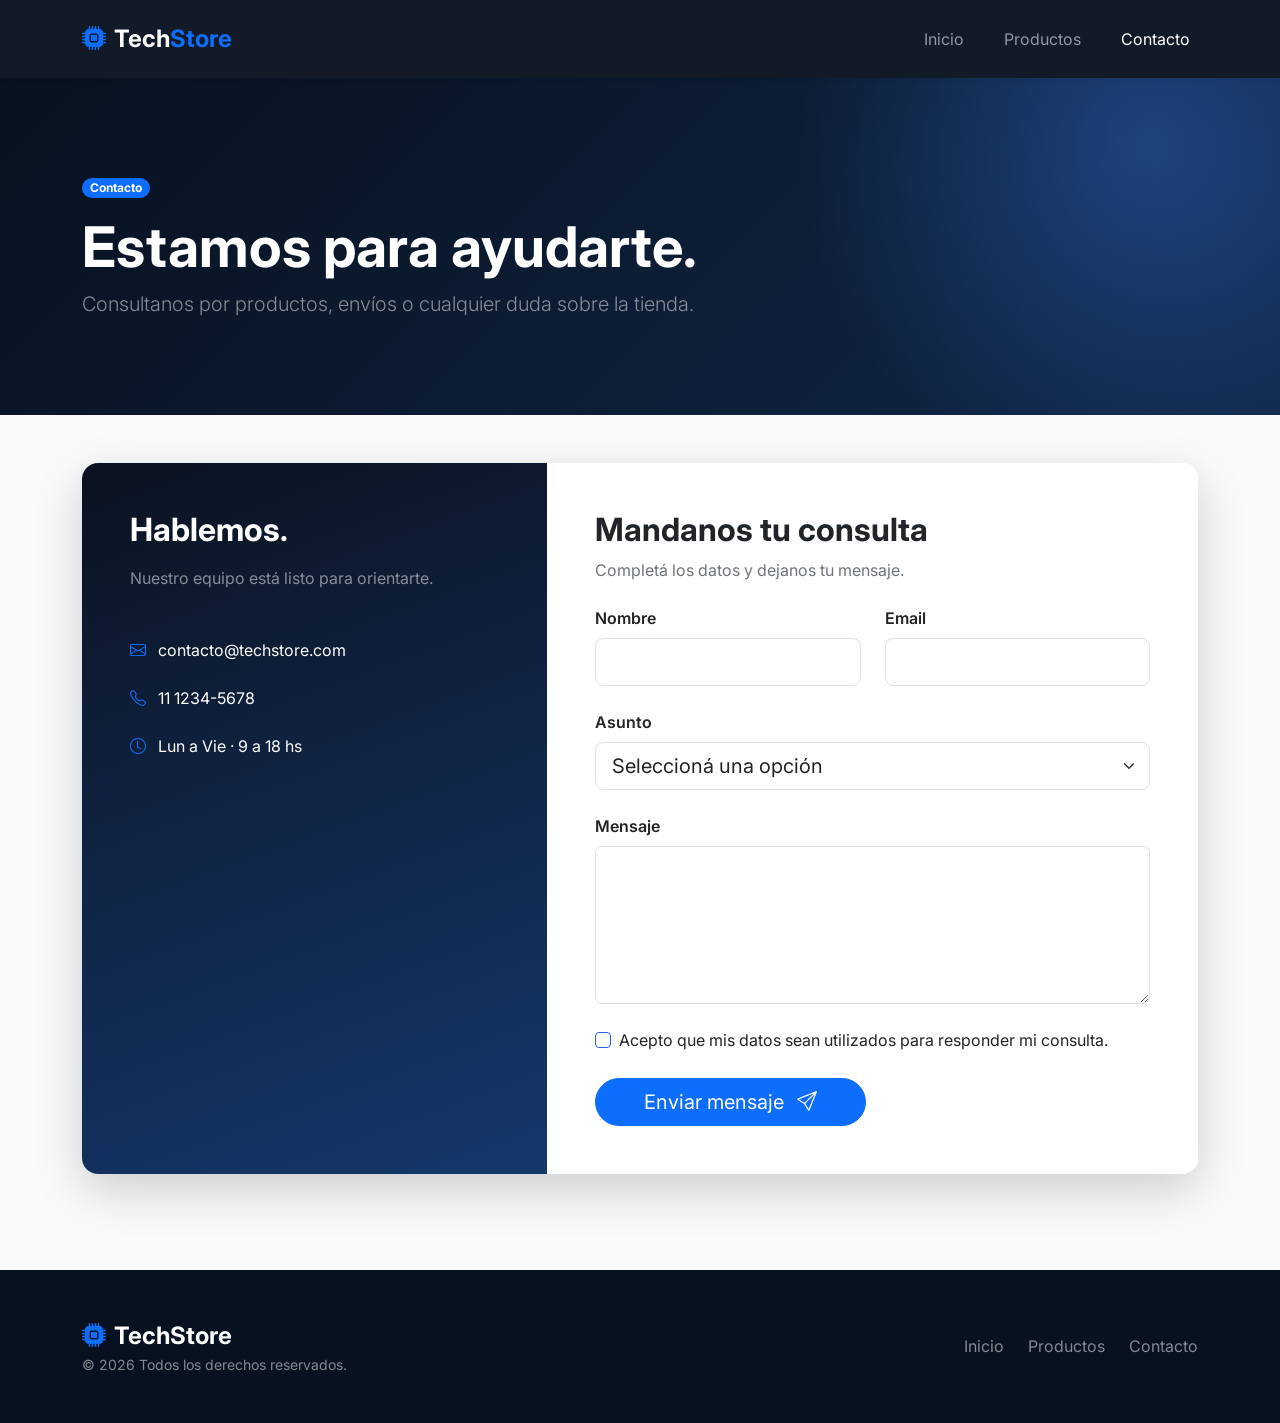
<file: contacto.html>
<!doctype html>
<html lang="es">
  <head>
    <meta charset="utf-8" />
    <meta name="viewport" content="width=device-width, initial-scale=1" />
    <title>Contacto - TechStore</title>
    <link rel="icon" type="image/png" href="./img/favicon.png" />

    <link
      href="https://cdn.jsdelivr.net/npm/bootstrap@5.3.8/dist/css/bootstrap.min.css"
      rel="stylesheet"
    />
    <link
      rel="stylesheet"
      href="https://cdn.jsdelivr.net/npm/bootstrap-icons@1.11.3/font/bootstrap-icons.min.css"
    />
    <link rel="preconnect" href="https://fonts.googleapis.com" />
    <link rel="preconnect" href="https://fonts.gstatic.com" crossorigin />
    <link
      href="https://fonts.googleapis.com/css2?family=Inter:wght@400;500;600;700;800&display=swap"
      rel="stylesheet"
    />
    <link rel="stylesheet" href="styles.css" />
  </head>

  <body>
    <header class="sticky-top">
      <nav
        class="navbar navbar-expand-lg navbar-dark navbar-tech py-3 shadow-sm"
        aria-label="Menu principal"
      >
        <div class="container">
          <a class="navbar-brand fw-bold fs-4" href="index.html"
            ><i class="bi bi-cpu-fill me-2 text-primary"></i>Tech<span
              class="text-primary"
              >Store</span
            ></a
          >
          <button
            class="navbar-toggler"
            type="button"
            data-bs-toggle="collapse"
            data-bs-target="#menu"
          >
            <span class="navbar-toggler-icon"></span>
          </button>
          <div class="collapse navbar-collapse" id="menu">
            <ul class="navbar-nav ms-auto align-items-lg-center gap-lg-4">
              <li class="nav-item">
                <a class="nav-link" href="index.html">Inicio</a>
              </li>
              <li class="nav-item">
                <a class="nav-link" href="categorias.html">Productos</a>
              </li>
              <li class="nav-item">
                <a class="nav-link active" href="contacto.html">Contacto</a>
              </li>
            </ul>
          </div>
        </div>
      </nav>
    </header>

    <main>
      <section class="contact-hero text-white py-5">
        <div class="container py-5">
          <span class="badge text-bg-primary rounded-pill mb-3">Contacto</span>
          <h1 class="display-4 fw-bold">Estamos para ayudarte.</h1>
          <p class="lead text-white-50 mb-0">
            Consultanos por productos, envíos o cualquier duda sobre la tienda.
          </p>
        </div>
      </section>

      <section class="container py-5">
        <div class="card border-0 shadow-lg rounded-4 overflow-hidden">
          <div class="row g-0">
            <div class="col-lg-5">
              <div class="contact-panel text-white h-100 p-4 p-md-5">
                <h2 class="fw-bold mb-3">Hablemos.</h2>
                <p class="text-white-50 mb-5">
                  Nuestro equipo está listo para orientarte.
                </p>
                <div class="mb-4">
                  <i class="bi bi-envelope text-primary me-2"></i>
                  contacto@techstore.com
                </div>
                <div class="mb-4">
                  <i class="bi bi-telephone text-primary me-2"></i> 11 1234-5678
                </div>
                <div>
                  <i class="bi bi-clock text-primary me-2"></i> Lun a Vie · 9 a
                  18 hs
                </div>
              </div>
            </div>
            <div class="col-lg-7 bg-white">
              <div class="p-4 p-md-5">
                <h2 class="fw-bold">Mandanos tu consulta</h2>
                <p class="text-secondary mb-4">
                  Completá los datos y dejanos tu mensaje.
                </p>
                <form>
                  <div class="row g-4">
                    <div class="col-md-6">
                      <label for="nombre" class="form-label fw-semibold"
                        >Nombre</label
                      >
                      <input
                        type="text"
                        class="form-control form-control-lg"
                        id="nombre"
                        required
                        minlength="2"
                      />
                    </div>
                    <div class="col-md-6">
                      <label for="email" class="form-label fw-semibold"
                        >Email</label
                      >
                      <input
                        type="email"
                        class="form-control form-control-lg"
                        id="email"
                        required
                      />
                    </div>
                    <div class="col-12">
                      <label for="asunto" class="form-label fw-semibold"
                        >Asunto</label
                      >
                      <select
                        class="form-select form-select-lg"
                        id="asunto"
                        required
                      >
                        <option value="">Seleccioná una opción</option>
                        <option>Consulta sobre un producto</option>
                        <option>Consulta sobre envíos</option>
                        <option>Otro</option>
                      </select>
                    </div>
                    <div class="col-12">
                      <label for="mensaje" class="form-label fw-semibold"
                        >Mensaje</label
                      >
                      <textarea
                        class="form-control"
                        id="mensaje"
                        rows="6"
                        required
                        minlength="10"
                      ></textarea>
                    </div>
                    <div class="col-12">
                      <div class="form-check">
                        <input
                          class="form-check-input theme-success"
                          type="checkbox"
                          id="terminos"
                          required
                        />
                        <label class="form-check-label" for="terminos"
                          >Acepto que mis datos sean utilizados para responder
                          mi consulta.</label
                        >
                      </div>
                    </div>
                    <div class="col-12">
                      <button
                        type="submit"
                        class="btn btn-primary btn-lg rounded-pill px-5"
                      >
                        Enviar mensaje <i class="bi bi-send ms-2"></i>
                      </button>
                    </div>
                  </div>
                </form>
              </div>
            </div>
          </div>
        </div>
      </section>
    </main>

    <footer class="text-white py-5 mt-5">
      <div
        class="container d-flex flex-column flex-md-row justify-content-between align-items-md-center gap-3"
      >
        <div>
          <div class="fw-bold fs-4">
            <i class="bi bi-cpu-fill me-2 text-primary"></i>TechStore
          </div>
          <div class="text-white-50 small">
            © 2026 Todos los derechos reservados.
          </div>
        </div>
        <div class="d-flex gap-4">
          <a href="index.html" class="text-white-50 text-decoration-none"
            >Inicio</a
          >
          <a href="categorias.html" class="text-white-50 text-decoration-none"
            >Productos</a
          >
          <a href="contacto.html" class="text-white-50 text-decoration-none"
            >Contacto</a
          >
        </div>
      </div>
    </footer>

    <script src="https://cdn.jsdelivr.net/npm/bootstrap@5.3.8/dist/js/bootstrap.bundle.min.js"></script>
  </body>
</html>
</file>
<file: styles.css>
:root {
  --ts-dark: #0b1220;
  --ts-blue: #2563eb;
  --ts-text: #0f172a;
}

* {
  font-family: "Inter", sans-serif;
}
body {
  background: #f8fafc;
  color: var(--ts-text);
}

.navbar-tech {
  background: rgba(11, 18, 32, 0.97);
  backdrop-filter: blur(12px);
}

.hero-tech {
  min-height: 560px;
  background:
    radial-gradient(
      circle at 80% 20%,
      rgba(59, 130, 246, 0.35),
      transparent 28%
    ),
    linear-gradient(135deg, #08111f, #0f1f38 50%, #0d2d5b);
}

.hero-product {
  background: rgba(255, 255, 255, 0.08);
  border: 1px solid rgba(255, 255, 255, 0.14);
  backdrop-filter: blur(16px);
}

.catalog-hero,
.contact-hero {
  background:
    radial-gradient(
      circle at 90% 20%,
      rgba(59, 130, 246, 0.35),
      transparent 30%
    ),
    linear-gradient(135deg, #08111f, #102747);
}

.product-card {
  transition:
    transform 0.25s ease,
    box-shadow 0.25s ease;
}

.product-card:hover {
  transform: translateY(-7px);
  box-shadow: 0 1.5rem 3rem rgba(15, 23, 42, 0.13) !important;
}

.product-card img {
  height: 230px;
  object-fit: cover;
}

.modal-product-img {
  width: 100%;
  max-height: 350px;
  object-fit: cover;
}

.contact-panel {
  background: linear-gradient(160deg, #0b1220, #15386c);
}

footer {
  background: #08111f;
}

.whatsapp {
  position: fixed;
  right: 25px;
  bottom: 25px;
  width: 60px;
  height: 60px;
  display: flex;
  justify-content: center;
  align-items: center;
  background-color: #25d366;
  color: white;
  font-size: 2rem;
  border-radius: 50%;
  text-decoration: none;
  box-shadow: 0 4px 15px rgba(0, 0, 0, 0.25);
  z-index: 1000;
  transition: transform 0.25;
}

.whatsapp:hover {
  color: white;
  transform: scale(1.1);
}

.form-check-input:checked {
  background-color: var(--ts-blue);
}

.form-check-input {
  border-color: var(--ts-blue);
}
</file>
